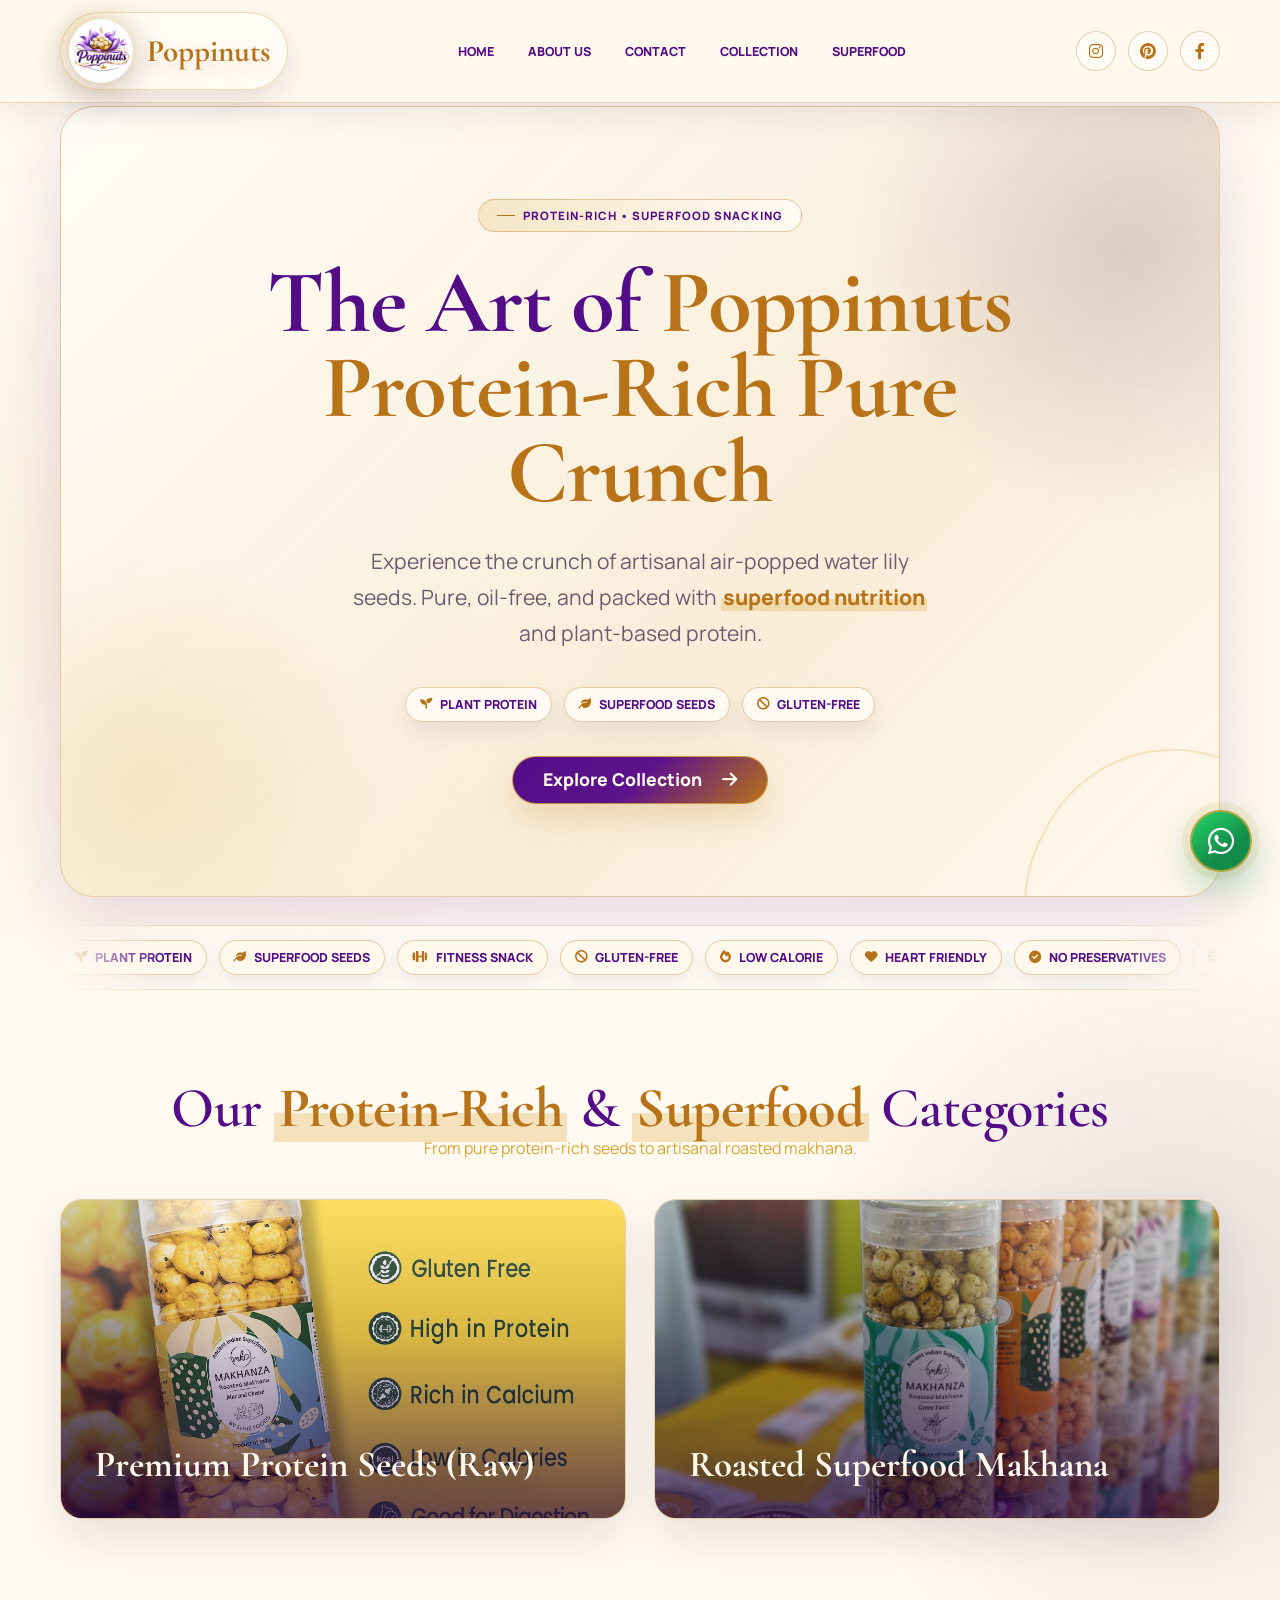
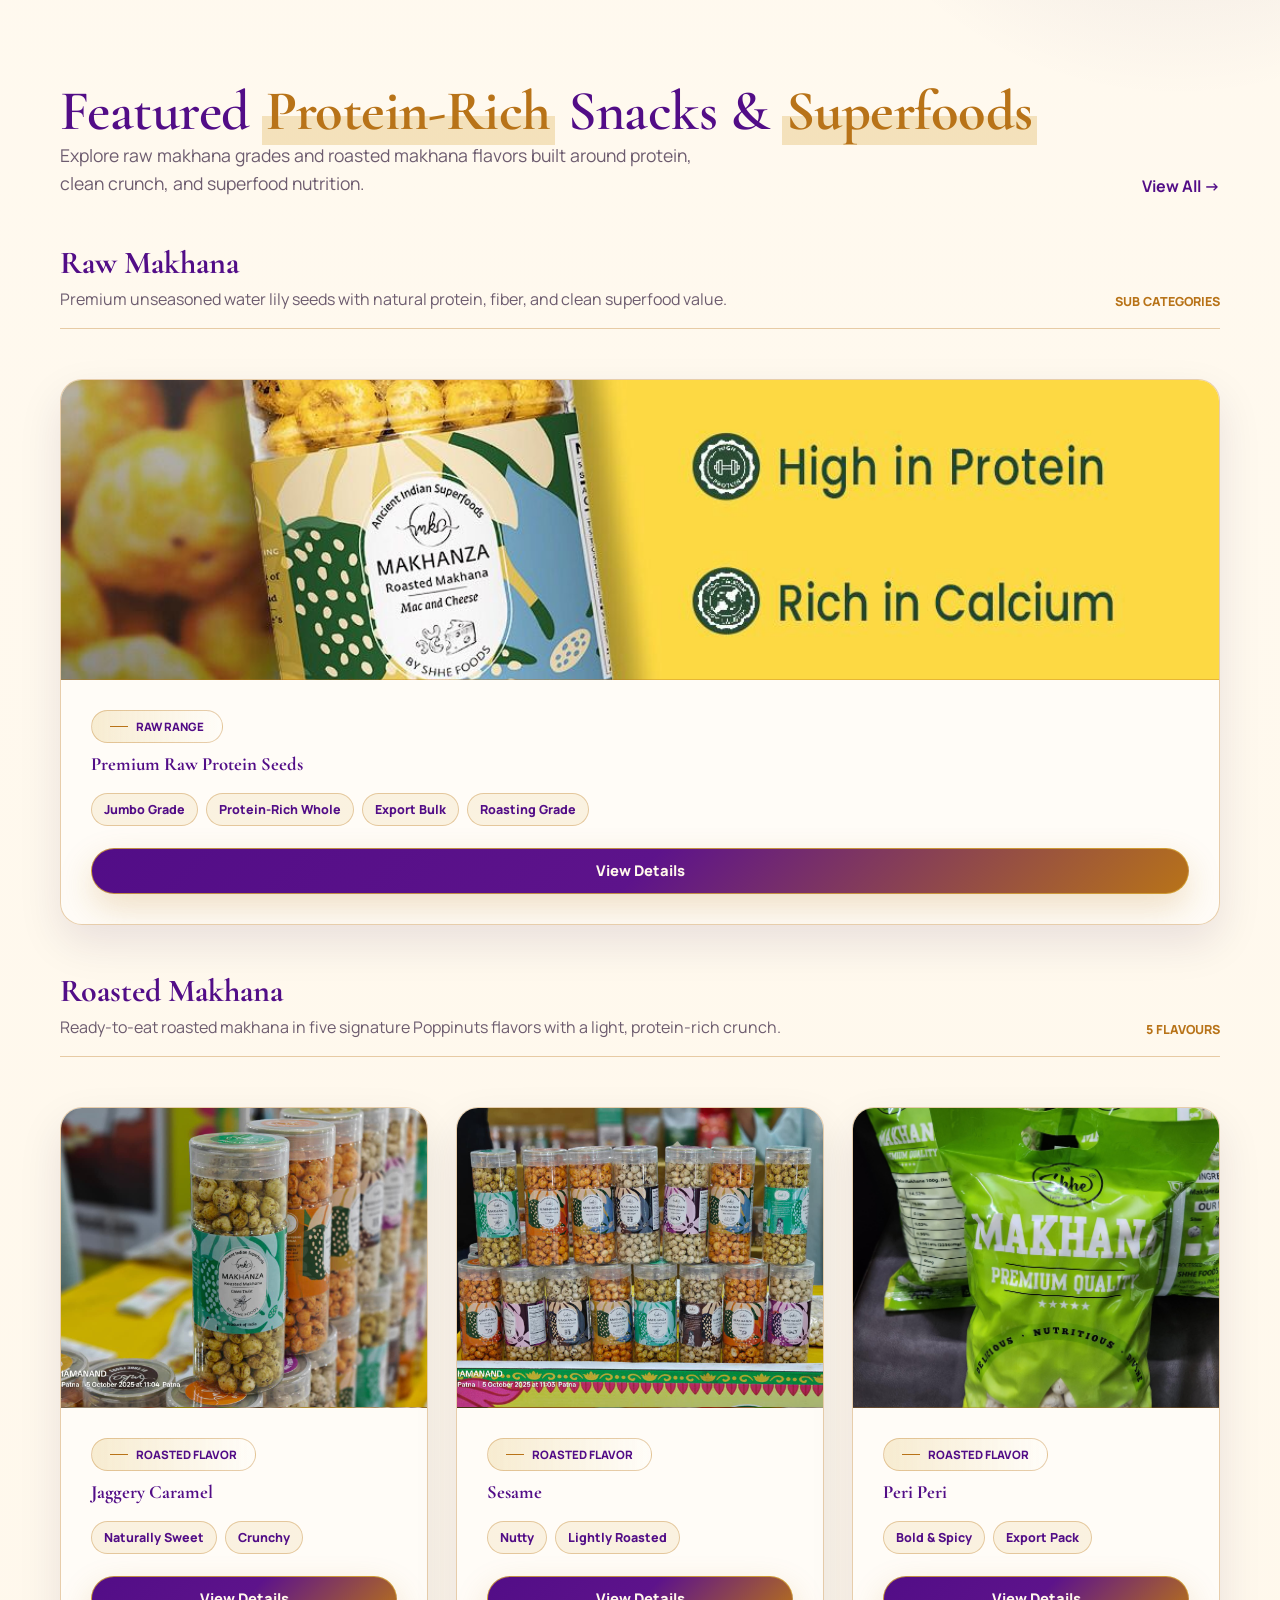
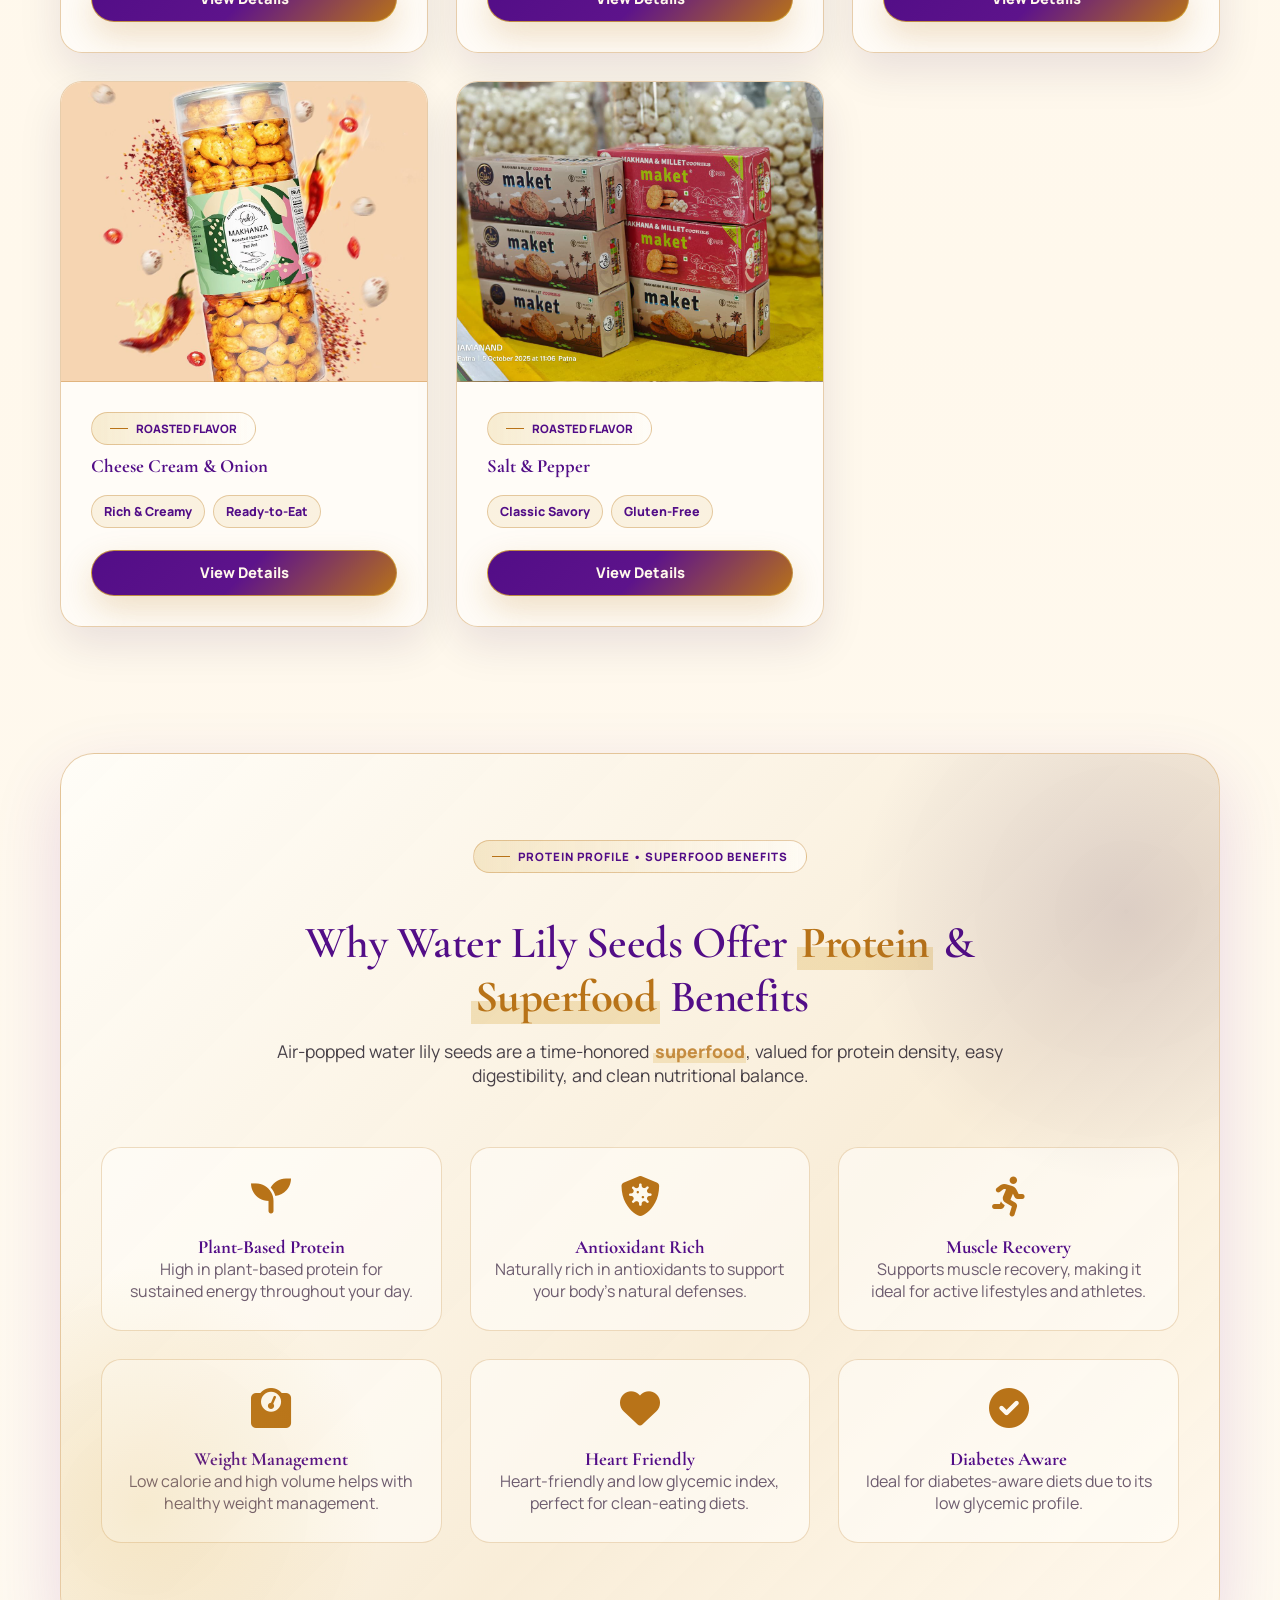
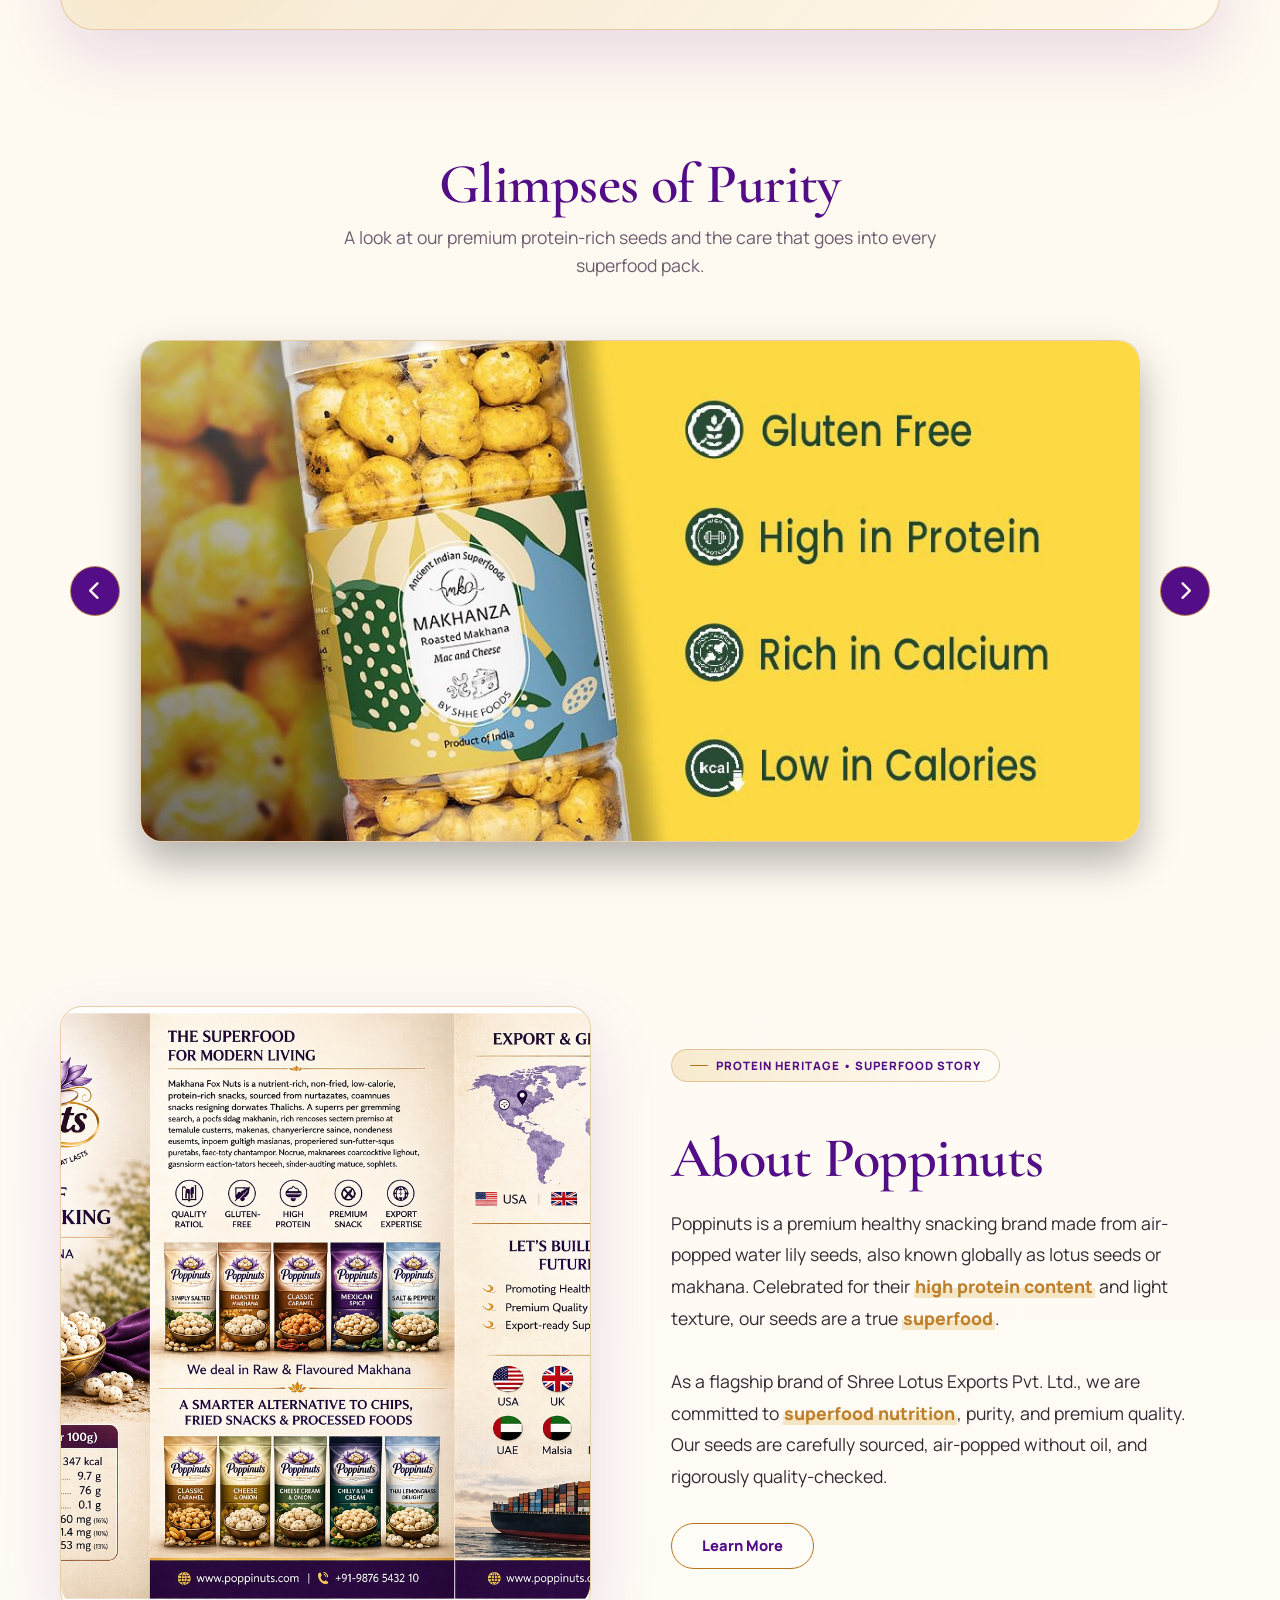
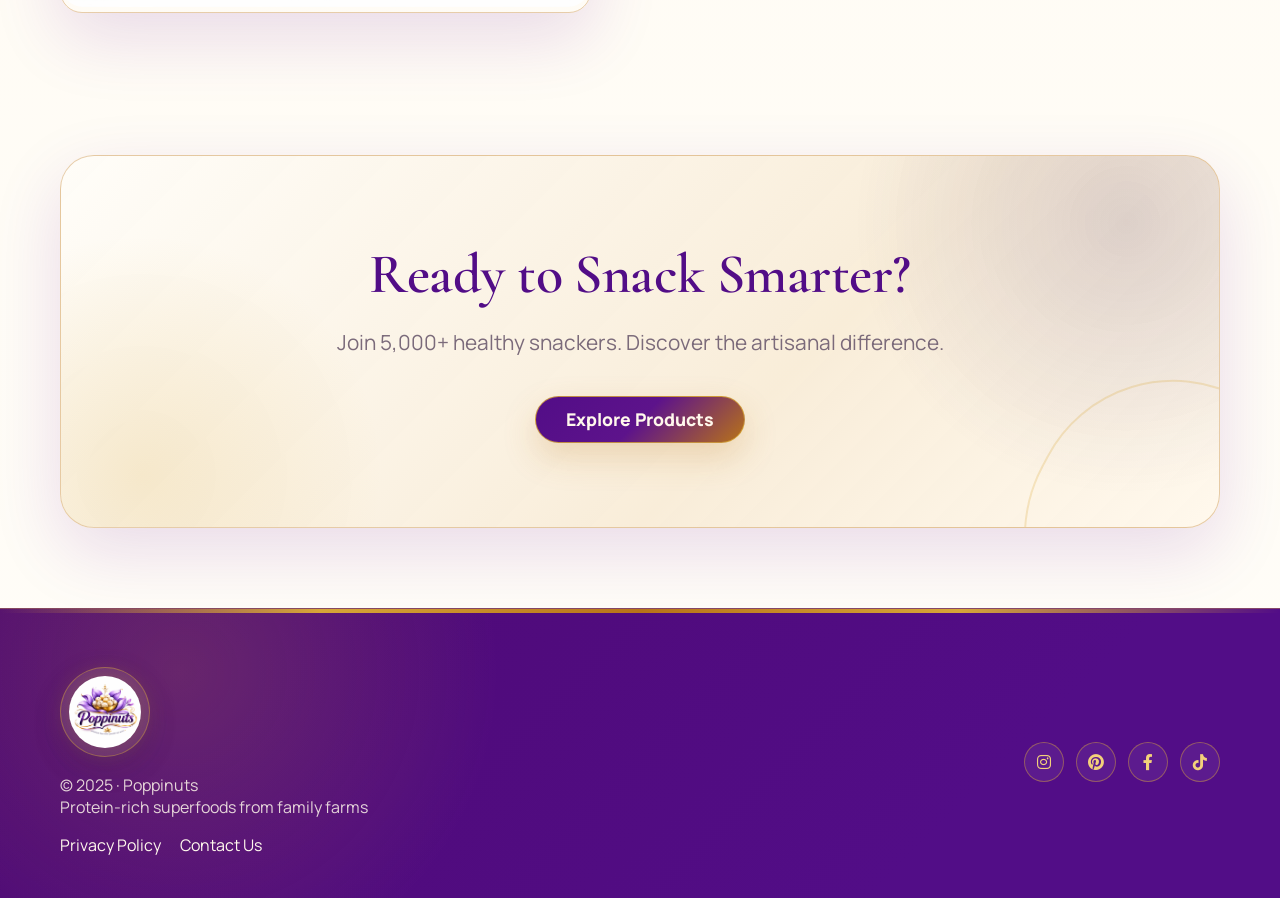
<file: index.html>
<!doctype html>
<html lang="en">
  <head>
    <meta charset="UTF-8" />
    <meta
      name="viewport"
      content="width=device-width, initial-scale=1.0, viewport-fit=cover, user-scalable=yes"
    />
    <title>Poppinuts | Premium Makhana Superfood</title>
    <!-- Favicon -->
    <link rel="icon" type="image/png" href="assets/logo/makana logo.png" />
    <!-- Google Fonts -->
    <link
      href="https://fonts.googleapis.com/css2?family=Cormorant+Garamond:wght@500;600;700;800&family=Manrope:wght@400;500;600;700;800&display=swap"
      rel="stylesheet"
    />
    <!-- Font Awesome -->
    <link
      rel="stylesheet"
      href="https://cdnjs.cloudflare.com/ajax/libs/font-awesome/6.0.0-beta3/css/all.min.css"
    />
    <!-- Global Style -->
    <link rel="stylesheet" href="style.css" />
    <script src="theme.js"></script>
    
    <style>
      /* Page Specific Styles for Index */
      h1 {
        font-size: 4.2rem;
        line-height: 1.2;
        font-weight: 700;
        color: var(--dark);
        margin-bottom: 1.2rem;
        letter-spacing: -0.01em;
      }

      h1 span {
        color: var(--primary);
      }

      h2 {
        font-size: 2.8rem;
        font-weight: 600;
        color: var(--dark);
        letter-spacing: -0.01em;
      }

      .section-subhead {
        font-size: 1.1rem;
        color: var(--accent);
        max-width: 650px;
        font-weight: 400;
        line-height: 1.6;
      }

      /* Hero - Modernized */
      .hero {
        position: relative;
        min-height: 90vh;
        display: flex;
        align-items: center;
        justify-content: center;
        text-align: center;
        padding: 100px 0;
        background-color: var(--surface);
        border-radius: 48px;
        margin: 20px 0;
        overflow: hidden;
      }

      .hero-content {
        max-width: 850px;
        z-index: 1;
      }

      .hero-badge {
        display: inline-block;
        padding: 6px 18px;
        background: var(--secondary);
        font-size: 0.75rem;
        font-weight: 600;
        letter-spacing: 1px;
        color: var(--primary);
        margin-bottom: 28px;
        text-transform: uppercase;
      }

      .hero-description {
        font-size: 1.25rem;
        color: var(--dark);
        margin: 28px auto 36px;
        max-width: 600px;
        line-height: 1.7;
      }

      /* Categories Section */
      .categories {
        padding: 80px 0;
      }

      .category-grid {
        display: grid;
        grid-template-columns: repeat(2, 1fr);
        gap: 24px;
        margin-top: 40px;
      }

      .category-tile {
        position: relative;
        height: 300px;
        border-radius: 24px;
        overflow: hidden;
        text-decoration: none;
        display: flex;
        align-items: flex-end;
        padding: 30px;
        transition: transform 0.3s ease;
      }

      .category-tile:hover {
        transform: scale(1.02);
      }

      .category-tile img {
        position: absolute;
        top: 0;
        left: 0;
        width: 100%;
        height: 100%;
        object-fit: cover;
        z-index: -1;
        transition: transform 0.5s ease;
      }

      .category-tile:hover img {
        transform: scale(1.1);
      }

      .category-tile::after {
        content: '';
        position: absolute;
        top: 0;
        left: 0;
        width: 100%;
        height: 100%;
        background: linear-gradient(to top, rgba(26, 11, 46, 0.7), transparent);
      }

      .category-tile h3 {
        color: white;
        z-index: 1;
        font-size: 1.5rem;
      }

      /* Product grid */
      .product-showcase {
        padding: 90px 0;
      }

      .product-grid {
        display: grid;
        grid-template-columns: repeat(auto-fit, minmax(280px, 1fr));
        gap: 30px;
        margin-top: 50px;
      }

      .product-category-block {
        margin-top: 46px;
      }

      .product-category-head {
        display: flex;
        align-items: flex-end;
        justify-content: space-between;
        gap: 24px;
        padding-bottom: 18px;
        border-bottom: 1px solid var(--border);
      }

      .product-category-head h3 {
        font-size: 2rem;
        color: var(--primary);
      }

      .product-category-head p {
        color: var(--text-muted);
        margin-top: 6px;
      }

      .product-category-note {
        color: var(--secondary);
        font-weight: 800;
        text-transform: uppercase;
        font-size: 0.78rem;
      }

      .product-item {
        background: var(--surface);
        border-radius: 24px;
        overflow: hidden;
        transition: all 0.4s ease;
        border: 1px solid rgba(255,255,255,0.05);
      }

      .product-item:hover {
        transform: translateY(-8px);
        box-shadow: 0 20px 40px rgba(0, 0, 0, 0.4);
      }

      .product-image {
        height: 300px;
        background-size: cover;
        background-position: center;
        position: relative;
      }

      .product-raw-img { background-image: url("assets/products/WhatsApp Image 2026-04-24 at 1.31.23 PM.jpeg"); }
      .product-roasted-img { background-image: url("assets/products/WhatsApp Image 2026-04-24 at 1.31.24 PM.jpeg"); }
      .product-jaggery-img { background-image: url("assets/products/WhatsApp Image 2026-04-24 at 1.31.24 PM (1).jpeg"); }
      .product-sesame-img { background-image: url("assets/products/WhatsApp Image 2026-04-24 at 1.31.24 PM (2).jpeg"); }
      .product-peri-peri-img { background-image: url("assets/products/WhatsApp Image 2026-04-24 at 1.31.26 PM.jpeg"); }
      .product-cheese-img { background-image: url("assets/products/WhatsApp Image 2026-04-24 at 1.31.27 PM.jpeg"); }
      .product-salt-pepper-img { background-image: url("assets/products/WhatsApp Image 2026-04-24 at 1.31.29 PM.jpeg"); }

      .product-info {
        padding: 24px;
      }

      .product-meta {
        display: flex;
        flex-wrap: wrap;
        gap: 8px;
        margin: 18px 0 22px;
      }

      .product-meta span {
        display: inline-flex;
        align-items: center;
        border: 1px solid var(--border);
        border-radius: 999px;
        background: rgba(215, 166, 56, 0.12);
        color: var(--primary);
        padding: 7px 12px;
        font-size: 0.78rem;
        font-weight: 800;
      }

      /* Benefits */
      .benefits {
        background: var(--secondary);
        padding: 100px 0;
        border-radius: 48px;
        margin: 60px 0;
      }

      .benefits-grid {
        display: grid;
        grid-template-columns: repeat(auto-fit, minmax(250px, 1fr));
        gap: 40px;
        margin-top: 60px;
      }

      .benefit-item {
        text-align: center;
      }

      .benefit-item i {
        font-size: 2.5rem;
        color: var(--primary);
        margin-bottom: 20px;
      }

      /* Story */
      .story-section {
        display: flex;
        align-items: center;
        gap: 60px;
        padding: 100px 0;
      }

      /* Gallery Slider Section */
      .gallery-slider-section {
        padding: 100px 0;
        overflow: hidden;
      }

      .slider-container {
        position: relative;
        max-width: 1000px;
        margin: 0 auto;
      }

      .slider-wrapper {
        overflow: hidden;
        border-radius: 32px;
        box-shadow: 0 20px 40px rgba(0,0,0,0.3);
      }

      .slider-track {
        display: flex;
        transition: transform 0.5s ease-in-out;
      }

      .slider-slide {
        min-width: 100%;
        height: 500px;
      }

      .slider-slide img {
        width: 100%;
        height: 100%;
        object-fit: cover;
      }

      .slider-btn {
        position: absolute;
        top: 50%;
        transform: translateY(-50%);
        background: rgba(255, 255, 255, 0.1);
        backdrop-filter: blur(5px);
        color: white;
        border: 1px solid rgba(255,255,255,0.2);
        width: 50px;
        height: 50px;
        border-radius: 50%;
        cursor: pointer;
        z-index: 10;
        transition: all 0.3s ease;
        display: flex;
        align-items: center;
        justify-content: center;
        font-size: 1.2rem;
      }

      .slider-btn:hover {
        background: var(--primary);
        border-color: var(--primary);
        transform: translateY(-50%) scale(1.1);
      }

      .slider-btn-prev { left: -70px; }
      .slider-btn-next { right: -70px; }

      @media (max-width: 1200px) {
        .slider-btn-prev { left: 10px; }
        .slider-btn-next { right: 10px; }
      }

      @media (max-width: 768px) {
        .slider-slide { height: 350px; }
        .gallery-slider-section { padding: 60px 0; }
        .slider-btn { width: 40px; height: 40px; font-size: 1rem; }
      }

      .story-image {
        flex: 1;
        border-radius: 32px;
        overflow: hidden;
      }

      .story-image img {
        width: 100%;
        height: 600px;
        object-fit: cover;
      }

      .story-content {
        flex: 1;
      }

      /* CTA block */
      .cta-block {
        background: var(--primary);
        padding: 100px 60px;
        text-align: center;
        border-radius: 48px;
        margin: 60px 0 80px;
      }

      .cta-block h2 {
        color: white;
        font-size: 3.5rem;
      }

      .cta-block .btn {
        background: white;
        color: var(--primary);
        margin-top: 40px;
        padding: 20px 50px;
        font-size: 1.1rem;
      }

      @media (max-width: 1024px) {
        h1 { font-size: 3.5rem; }
        .category-grid { grid-template-columns: repeat(2, 1fr); }
        .story-section { flex-direction: column; }
      }

      @media (max-width: 768px) {
        h1 { font-size: 2.8rem; }
        h2 { font-size: 2.2rem; }
        .hero { padding: 60px 20px; border-radius: 24px; }
        .category-grid { grid-template-columns: 1fr; }
        .cta-block { padding: 60px 24px; }
        .cta-block h2 { font-size: 2.5rem; }
      }
    </style>
  </head>
  <body>
    <!-- Main Header -->
    <header class="main-header">
      <div class="container">
        <a href="index.html" class="logo">
          <img src="assets/logo/makana logo.png" alt="Poppinuts Logo">
          <span class="logo-text">Poppinuts</span>
        </a>

        <ul class="nav-links">
          <li><a href="index.html#home">Home</a></li>
          <li><a href="about.html">About Us</a></li>
          <li><a href="contact.html">Contact</a></li>
          <li><a href="products.html">Collection</a></li>
          <li><a href="index.html#nutrition">Superfood</a></li>
        </ul>

        <div class="header-socials">
          <a href="#" aria-label="Instagram"><i class="fab fa-instagram"></i></a>
          <a href="#" aria-label="Pinterest"><i class="fab fa-pinterest"></i></a>
          <a href="#" aria-label="Facebook"><i class="fab fa-facebook-f"></i></a>
        </div>

        <button class="menu-toggle" id="menuToggle" aria-label="Toggle Menu" aria-expanded="false">
          <i class="fas fa-bars"></i>
        </button>
      </div>
    </header>

    <!-- Mobile Sidebar -->
    <aside class="sidebar" id="sidebar">
      <ul class="nav-links">
        <li><a href="index.html#home">Home</a></li>
        <li><a href="about.html">About Us</a></li>
        <li><a href="contact.html">Contact</a></li>
        <li><a href="products.html">Collection</a></li>
        <li><a href="index.html#nutrition">Superfood</a></li>
      </ul>
      
      <div class="sidebar-footer">
        <div class="social-icons" style="display: flex; gap: 20px;">
          <a href="#" aria-label="Instagram"><i class="fab fa-instagram"></i></a>
          <a href="#" aria-label="Pinterest"><i class="fab fa-pinterest"></i></a>
          <a href="#" aria-label="Facebook"><i class="fab fa-facebook-f"></i></a>
        </div>
      </div>
    </aside>

    <main class="main-content">
      <!-- 1. HERO -->
      <div class="container" id="home">
        <div class="hero">
          <div class="hero-content">
            <div class="hero-badge">Protein-Rich • Superfood Snacking</div>
            <h1>
              The Art of <span class="business-name">Poppinuts</span><br /><span>Protein-Rich Pure Crunch</span>
            </h1>
            <p class="hero-description">
              Experience the crunch of artisanal air-popped water lily seeds. 
              Pure, oil-free, and packed with <span class="nutri-highlight">superfood nutrition</span> and plant-based protein.
            </p>
            <div class="nutri-proof-row" aria-label="Nutrition highlights">
              <span class="nutri-pill"><i class="fas fa-seedling"></i> Plant Protein</span>
              <span class="nutri-pill"><i class="fas fa-leaf"></i> Superfood Seeds</span>
              <span class="nutri-pill"><i class="fas fa-ban"></i> Gluten-Free</span>
            </div>
            <a href="#products" class="btn" style="padding: 20px 45px; font-size: 1.1rem;">
              Explore Collection <i class="fas fa-arrow-right" style="margin-left: 10px;"></i>
            </a>
          </div>
        </div>

        <div class="tag-marquee" aria-label="Poppinuts nutrition highlights">
          <div class="tag-marquee-track">
            <span class="nutri-pill"><i class="fas fa-seedling"></i> Plant Protein</span>
            <span class="nutri-pill"><i class="fas fa-leaf"></i> Superfood Seeds</span>
            <span class="nutri-pill"><i class="fas fa-dumbbell"></i> Fitness Snack</span>
            <span class="nutri-pill"><i class="fas fa-ban"></i> Gluten-Free</span>
            <span class="nutri-pill"><i class="fas fa-fire"></i> Low Calorie</span>
            <span class="nutri-pill"><i class="fas fa-heart"></i> Heart Friendly</span>
            <span class="nutri-pill"><i class="fas fa-check-circle"></i> No Preservatives</span>
            <span class="nutri-pill"><i class="fas fa-globe"></i> Export Quality</span>
            <span class="nutri-pill"><i class="fas fa-seedling"></i> Plant Protein</span>
            <span class="nutri-pill"><i class="fas fa-leaf"></i> Superfood Seeds</span>
            <span class="nutri-pill"><i class="fas fa-dumbbell"></i> Fitness Snack</span>
            <span class="nutri-pill"><i class="fas fa-ban"></i> Gluten-Free</span>
            <span class="nutri-pill"><i class="fas fa-fire"></i> Low Calorie</span>
            <span class="nutri-pill"><i class="fas fa-heart"></i> Heart Friendly</span>
            <span class="nutri-pill"><i class="fas fa-check-circle"></i> No Preservatives</span>
            <span class="nutri-pill"><i class="fas fa-globe"></i> Export Quality</span>
          </div>
        </div>
      </div>

      <!-- 2. CATEGORIES -->
      <div class="container">
        <div class="categories">
          <h2 style="text-align: center;">Our <span class="nutri-highlight">Protein-Rich</span> & <span class="nutri-highlight">Superfood</span> Categories</h2>
          <p style="text-align: center; color: var(--accent); margin-bottom: 40px;">From pure protein-rich seeds to artisanal roasted makhana.</p>
          <div class="category-grid">
            <a href="products.html" class="category-tile">
              <img src="assets/products/WhatsApp Image 2026-04-24 at 1.31.23 PM.jpeg" alt="Raw">
            <h3>Premium Protein Seeds (Raw)</h3>
            </a>
            <a href="products.html" class="category-tile">
              <img src="assets/products/WhatsApp Image 2026-04-24 at 1.31.24 PM (1).jpeg" alt="Roasted">
            <h3>Roasted Superfood Makhana</h3>
            </a>
          </div>
        </div>
      </div>

      <!-- 3. PRODUCT GRID -->
      <div class="container" id="products">
        <div class="product-showcase">
          <div style="display: flex; justify-content: space-between; align-items: flex-end; margin-bottom: 40px;">
            <div>
              <h2>Featured <span class="nutri-highlight">Protein-Rich</span> Snacks & <span class="nutri-highlight">Superfoods</span></h2>
              <p class="section-subhead">Explore raw makhana grades and roasted makhana flavors built around protein, clean crunch, and superfood nutrition.</p>
            </div>
            <a href="products.html" style="color: var(--primary); font-weight: 700; text-decoration: none;">View All →</a>
          </div>
          
          <div class="product-category-block">
            <div class="product-category-head">
              <div>
                <h3>Raw Makhana</h3>
                <p>Premium unseasoned water lily seeds with natural protein, fiber, and clean superfood value.</p>
              </div>
              <span class="product-category-note">Sub Categories</span>
            </div>

            <div class="product-grid">
              <div class="product-item">
                <div class="product-image product-raw-img"></div>
                <div class="product-info">
                  <div class="product-tag">Raw Range</div>
                  <h3 style="margin: 10px 0;">Premium Raw Protein Seeds</h3>
                  <div class="product-meta" aria-label="Raw makhana subcategories">
                    <span>Jumbo Grade</span>
                    <span>Protein-Rich Whole</span>
                    <span>Export Bulk</span>
                    <span>Roasting Grade</span>
                  </div>
                  <a href="products.html" class="btn" style="width: 100%; border-radius: 12px; padding: 12px; text-decoration: none;">View Details</a>
                </div>
              </div>
            </div>
          </div>

          <div class="product-category-block">
            <div class="product-category-head">
              <div>
                <h3>Roasted Makhana</h3>
                <p>Ready-to-eat roasted makhana in five signature Poppinuts flavors with a light, protein-rich crunch.</p>
              </div>
              <span class="product-category-note">5 Flavours</span>
            </div>

            <div class="product-grid">
              <!-- Roasted Flavor 1 -->
              <div class="product-item">
                <div class="product-image product-jaggery-img"></div>
                <div class="product-info">
                  <div class="product-tag">Roasted Flavor</div>
                  <h3 style="margin: 10px 0;">Jaggery Caramel</h3>
                  <div class="product-meta" aria-label="Jaggery caramel attributes">
                    <span>Naturally Sweet</span>
                    <span>Crunchy</span>
                  </div>
                  <a href="products.html" class="btn" style="width: 100%; border-radius: 12px; padding: 12px; text-decoration: none;">View Details</a>
                </div>
              </div>

              <!-- Roasted Flavor 2 -->
              <div class="product-item">
                <div class="product-image product-sesame-img"></div>
                <div class="product-info">
                  <div class="product-tag">Roasted Flavor</div>
                  <h3 style="margin: 10px 0;">Sesame</h3>
                  <div class="product-meta" aria-label="Sesame attributes">
                    <span>Nutty</span>
                    <span>Lightly Roasted</span>
                  </div>
                  <a href="products.html" class="btn" style="width: 100%; border-radius: 12px; padding: 12px; text-decoration: none;">View Details</a>
                </div>
              </div>

              <!-- Roasted Flavor 3 -->
              <div class="product-item">
                <div class="product-image product-peri-peri-img"></div>
                <div class="product-info">
                  <div class="product-tag">Roasted Flavor</div>
                  <h3 style="margin: 10px 0;">Peri Peri</h3>
                  <div class="product-meta" aria-label="Peri peri attributes">
                    <span>Bold & Spicy</span>
                    <span>Export Pack</span>
                  </div>
                  <a href="products.html" class="btn" style="width: 100%; border-radius: 12px; padding: 12px; text-decoration: none;">View Details</a>
                </div>
              </div>

              <!-- Roasted Flavor 4 -->
              <div class="product-item">
                <div class="product-image product-cheese-img"></div>
                <div class="product-info">
                  <div class="product-tag">Roasted Flavor</div>
                  <h3 style="margin: 10px 0;">Cheese Cream & Onion</h3>
                  <div class="product-meta" aria-label="Cheese cream and onion attributes">
                    <span>Rich & Creamy</span>
                    <span>Ready-to-Eat</span>
                  </div>
                  <a href="products.html" class="btn" style="width: 100%; border-radius: 12px; padding: 12px; text-decoration: none;">View Details</a>
                </div>
              </div>

              <!-- Roasted Flavor 5 -->
              <div class="product-item">
                <div class="product-image product-salt-pepper-img"></div>
                <div class="product-info">
                  <div class="product-tag">Roasted Flavor</div>
                  <h3 style="margin: 10px 0;">Salt & Pepper</h3>
                  <div class="product-meta" aria-label="Salt and pepper attributes">
                    <span>Classic Savory</span>
                    <span>Gluten-Free</span>
                  </div>
                  <a href="products.html" class="btn" style="width: 100%; border-radius: 12px; padding: 12px; text-decoration: none;">View Details</a>
                </div>
              </div>
            </div>
          </div>
        </div>
      </div>

      <!-- 4. BENEFITS / SUPERFOOD -->
      <div class="container" id="nutrition">
        <div class="benefits">
          <div style="text-align: center; max-width: 800px; margin: 0 auto;">
            <div class="hero-badge">Protein Profile • Superfood Benefits</div>
            <h2 style="color: var(--dark); margin-top: 15px;">Why Water Lily Seeds Offer <span class="nutri-highlight">Protein</span> & <span class="nutri-highlight">Superfood</span> Benefits</h2>
            <p style="color: var(--dark); opacity: 0.8; margin-top: 15px; font-size: 1.1rem;">
              Air-popped water lily seeds are a time-honored <span class="nutri-highlight">superfood</span>, valued for protein density, easy digestibility, and clean nutritional balance.
            </p>
          </div>
          <div class="benefits-grid">
            <div class="benefit-item">
              <i class="fas fa-seedling"></i>
              <h3>Plant-Based Protein</h3>
              <p>High in plant-based protein for sustained energy throughout your day.</p>
            </div>
            <div class="benefit-item">
              <i class="fas fa-shield-virus"></i>
              <h3>Antioxidant Rich</h3>
              <p>Naturally rich in antioxidants to support your body's natural defenses.</p>
            </div>
            <div class="benefit-item">
              <i class="fas fa-running"></i>
              <h3>Muscle Recovery</h3>
              <p>Supports muscle recovery, making it ideal for active lifestyles and athletes.</p>
            </div>
            <div class="benefit-item">
              <i class="fas fa-weight"></i>
              <h3>Weight Management</h3>
              <p>Low calorie and high volume helps with healthy weight management.</p>
            </div>
            <div class="benefit-item">
              <i class="fas fa-heart"></i>
              <h3>Heart Friendly</h3>
              <p>Heart-friendly and low glycemic index, perfect for clean-eating diets.</p>
            </div>
            <div class="benefit-item">
              <i class="fas fa-check-circle"></i>
              <h3>Diabetes Aware</h3>
              <p>Ideal for diabetes-aware diets due to its low glycemic profile.</p>
            </div>
          </div>
        </div>
      </div>

      <!-- Gallery Slider Section -->
      <div class="container">
        <section class="gallery-slider-section">
          <div style="text-align: center; margin-bottom: 60px;">
            <h2 style="margin-bottom: 10px;">Glimpses of Purity</h2>
            <p class="section-subhead" style="margin: 0 auto;">A look at our premium protein-rich seeds and the care that goes into every superfood pack.</p>
          </div>
          
          <div class="slider-container">
            <button class="slider-btn slider-btn-prev" id="prevBtn"><i class="fas fa-chevron-left"></i></button>
            <button class="slider-btn slider-btn-next" id="nextBtn"><i class="fas fa-chevron-right"></i></button>
            
            <div class="slider-wrapper">
              <div class="slider-track" id="sliderTrack">
                <div class="slider-slide">
                  <img src="assets/products/WhatsApp Image 2026-04-24 at 1.31.23 PM.jpeg" alt="Premium Raw Makhana">
                </div>
                <div class="slider-slide">
                  <img src="assets/brocer images/ChatGPT Image Apr 22, 2026, 11_04_01 AM.png" alt="Healthy Lifestyle">
                </div>
                <div class="slider-slide">
                  <img src="assets/products/WhatsApp Image 2026-04-24 at 1.31.24 PM (1).jpeg" alt="Roasted Makhana">
                </div>
                <div class="slider-slide">
                  <img src="assets/brocer images/ChatGPT Image Apr 22, 2026, 11_06_56 AM.png" alt="Natural Goodness">
                </div>
                <div class="slider-slide">
                  <img src="assets/products/WhatsApp Image 2026-04-24 at 1.31.24 PM.jpeg" alt="Artisanal Roasted">
                </div>
              </div>
            </div>
          </div>
        </section>
      </div>

      <!-- 5. STORY / TRUST -->
      <div class="container">
        <div class="story-section">
          <div class="story-image">
            <img src="assets/brocer images/ChatGPT Image Apr 22, 2026, 11_13_33 AM.png" alt="Makhana Heritage">
          </div>
          <div class="story-content">
            <div class="hero-badge" style="background: var(--accent); color: white;">Protein Heritage • Superfood Story</div>
            <h2 style="margin: 20px 0;">About Poppinuts</h2>
            <p style="font-size: 1.1rem; line-height: 1.8; color: var(--dark); opacity: 0.9;">
              Poppinuts is a premium healthy snacking brand made from air-popped water lily seeds, also known globally as lotus seeds or makhana. Celebrated for their <span class="nutri-highlight">high protein content</span> and light texture, our seeds are a true <span class="nutri-highlight">superfood</span>.
              <br><br>
              As a flagship brand of Shree Lotus Exports Pvt. Ltd., we are committed to <span class="nutri-highlight">superfood nutrition</span>, purity, and premium quality. Our seeds are carefully sourced, air-popped without oil, and rigorously quality-checked.
            </p>
            <a href="about.html" class="btn-outline" style="margin-top: 30px; padding: 15px 35px; border-radius: 12px;">Learn More</a>
          </div>
        </div>
      </div>

      <!-- 6. REPETITION / FINAL CTA -->
      <div class="container">
        <div class="cta-block">
          <h2>Ready to Snack Smarter?</h2>
          <p style="color: var(--light); font-size: 1.3rem; margin-top: 20px; opacity: 0.9;">
            Join 5,000+ healthy snackers. Discover the artisanal difference.
          </p>
          <a href="#products" class="btn">Explore Products</a>
        </div>
      </div>

      <footer class="container">
        <div>
          <a href="index.html" class="logo" style="display: inline-block; margin-bottom: 12px">
            <img src="assets/logo/makana logo.png" alt="Poppinuts Logo" style="height: 50px; width: auto; display: block;">
          </a>
          <p>
            © 2025 · <span class="business-name"></span><br />Protein-rich superfoods from family farms
          </p>
          <div style="margin-top: 16px;">
            <a href="privacy-policy.html" style="color: var(--dark); text-decoration: none; margin-right: 16px;">Privacy Policy</a>
            <a href="contact.html" style="color: var(--dark); text-decoration: none;">Contact Us</a>
          </div>
        </div>
        <div class="social-icons">
          <a href="#"><i class="fab fa-instagram"></i></a>
          <a href="#"><i class="fab fa-pinterest"></i></a>
          <a href="#"><i class="fab fa-facebook-f"></i></a>
          <a href="#"><i class="fab fa-tiktok"></i></a>
        </div>
      </footer>
    </main>

    <!-- WhatsApp Floating Button -->
    <a href="https://wa.me/918097010359" class="whatsapp-float" target="_blank" aria-label="Chat on WhatsApp">
      <i class="fab fa-whatsapp"></i>
    </a>

    <script>
      // Mobile Menu Toggle
      const menuToggle = document.getElementById('menuToggle');
      const sidebar = document.getElementById('sidebar');
      
      if (menuToggle && sidebar) {
        menuToggle.addEventListener('click', () => {
          sidebar.classList.toggle('active');
          menuToggle.setAttribute('aria-expanded', sidebar.classList.contains('active') ? 'true' : 'false');
          const icon = menuToggle.querySelector('i');
          if (sidebar.classList.contains('active')) {
            icon.classList.remove('fa-bars');
            icon.classList.add('fa-times');
          } else {
            icon.classList.remove('fa-times');
            icon.classList.add('fa-bars');
          }
        });
      }

      // Smooth Scroll
      document.addEventListener("click", function (e) {
        const anchor = e.target.closest('a');
        if (!anchor) return;
        const href = anchor.getAttribute("href");
        if (!href) return;
        if (href.startsWith("#") || href.startsWith("index.html#")) {
          const id = href.includes("#") ? href.split("#")[1] : null;
          if (!id) return;
          const target = document.getElementById(id);
          if (target) {
            e.preventDefault();
            
            // Close sidebar on mobile after clicking
            if (window.innerWidth <= 1024 && sidebar.classList.contains('active')) {
              sidebar.classList.remove('active');
              menuToggle.setAttribute('aria-expanded', 'false');
              menuToggle.querySelector('i').classList.remove('fa-times');
              menuToggle.querySelector('i').classList.add('fa-bars');
            }
            
            target.scrollIntoView({ behavior: "smooth", block: "start" });
          }
        }
      });

      // Gallery Slider Logic
      const sliderTrack = document.getElementById('sliderTrack');
      const prevBtn = document.getElementById('prevBtn');
      const nextBtn = document.getElementById('nextBtn');
      const slides = document.querySelectorAll('.slider-slide');
      let currentIndex = 0;
      const totalSlides = slides.length;

      function updateSlider() {
        if (sliderTrack) {
          sliderTrack.style.transform = `translateX(-${currentIndex * 100}%)`;
        }
      }

      if (nextBtn) {
        nextBtn.addEventListener('click', () => {
          currentIndex = (currentIndex + 1) % totalSlides;
          updateSlider();
          resetAutoSlide();
        });
      }

      if (prevBtn) {
        prevBtn.addEventListener('click', () => {
          currentIndex = (currentIndex - 1 + totalSlides) % totalSlides;
          updateSlider();
          resetAutoSlide();
        });
      }

      // Auto-slide feature
      let autoSlideInterval = setInterval(() => {
        currentIndex = (currentIndex + 1) % totalSlides;
        updateSlider();
      }, 5000);

      function resetAutoSlide() {
        clearInterval(autoSlideInterval);
        autoSlideInterval = setInterval(() => {
          currentIndex = (currentIndex + 1) % totalSlides;
          updateSlider();
        }, 5000);
      }
    </script>
  </body>
</html>
</file>
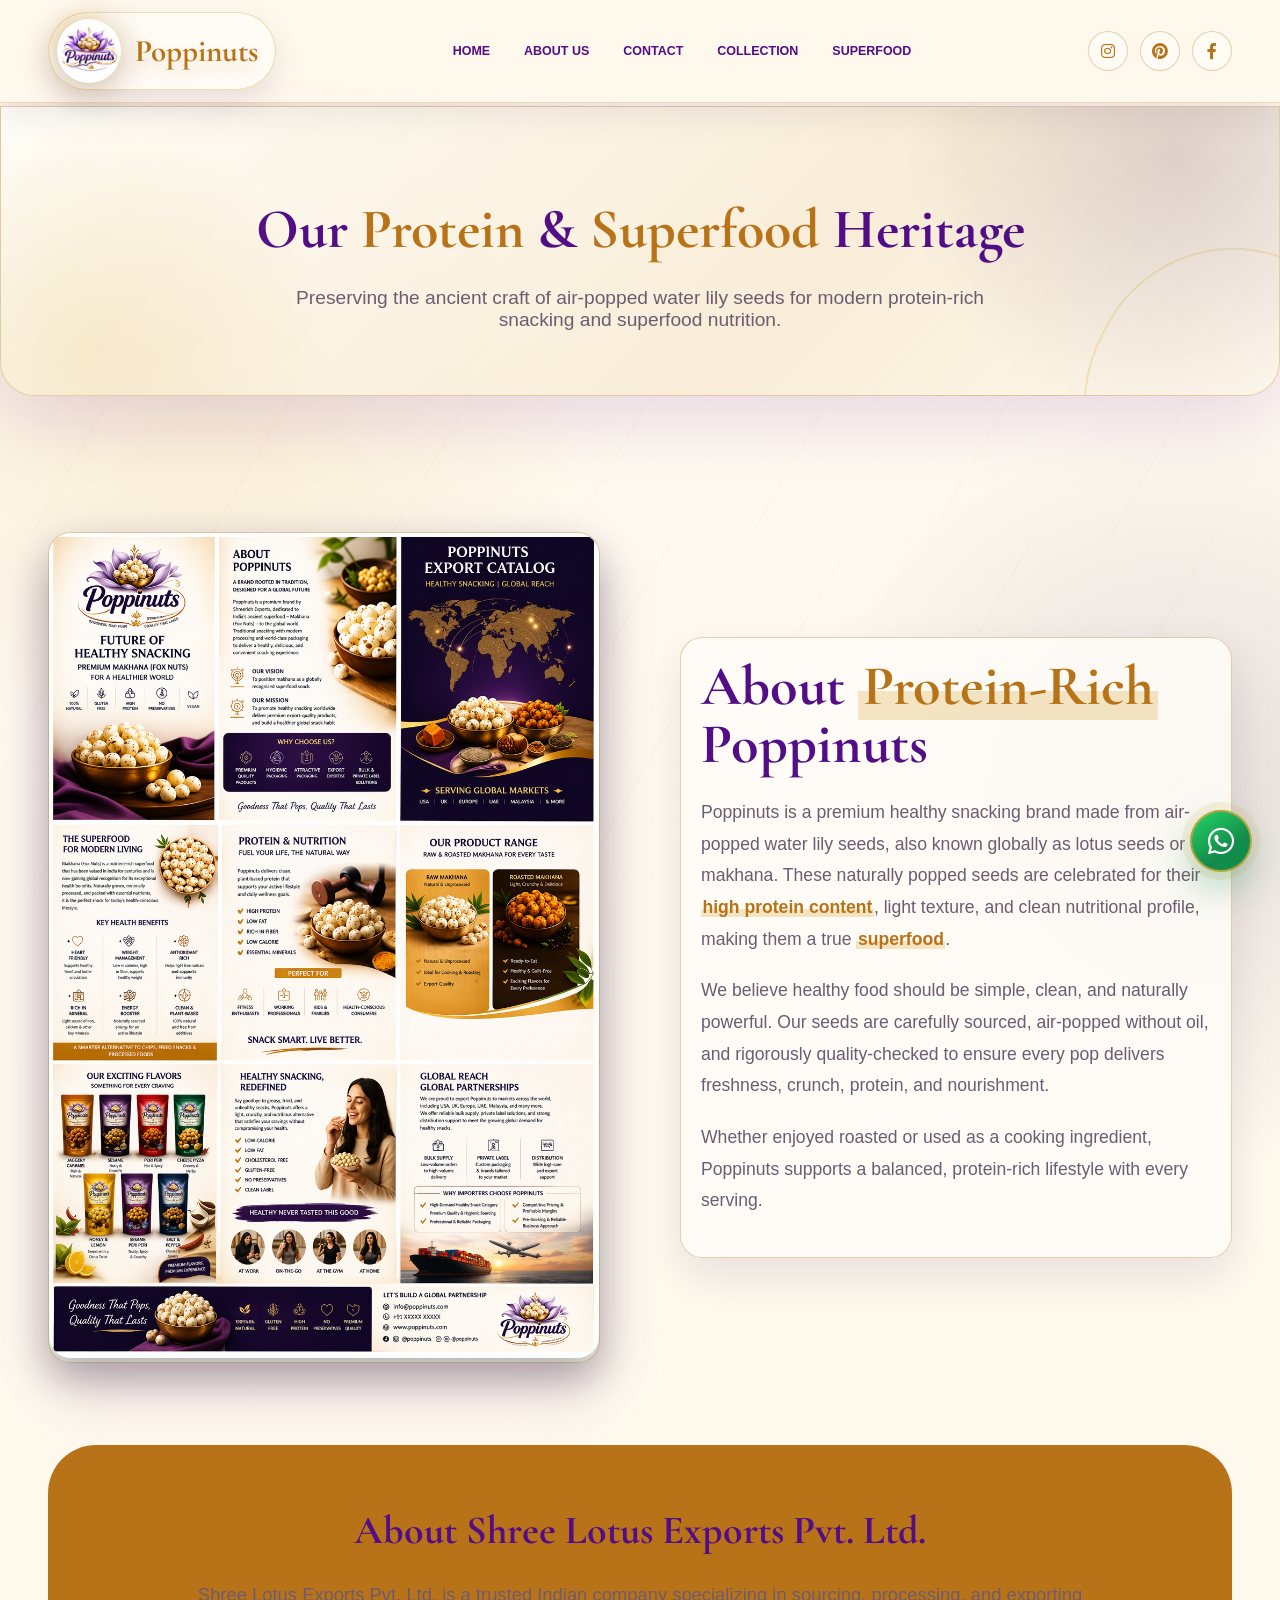
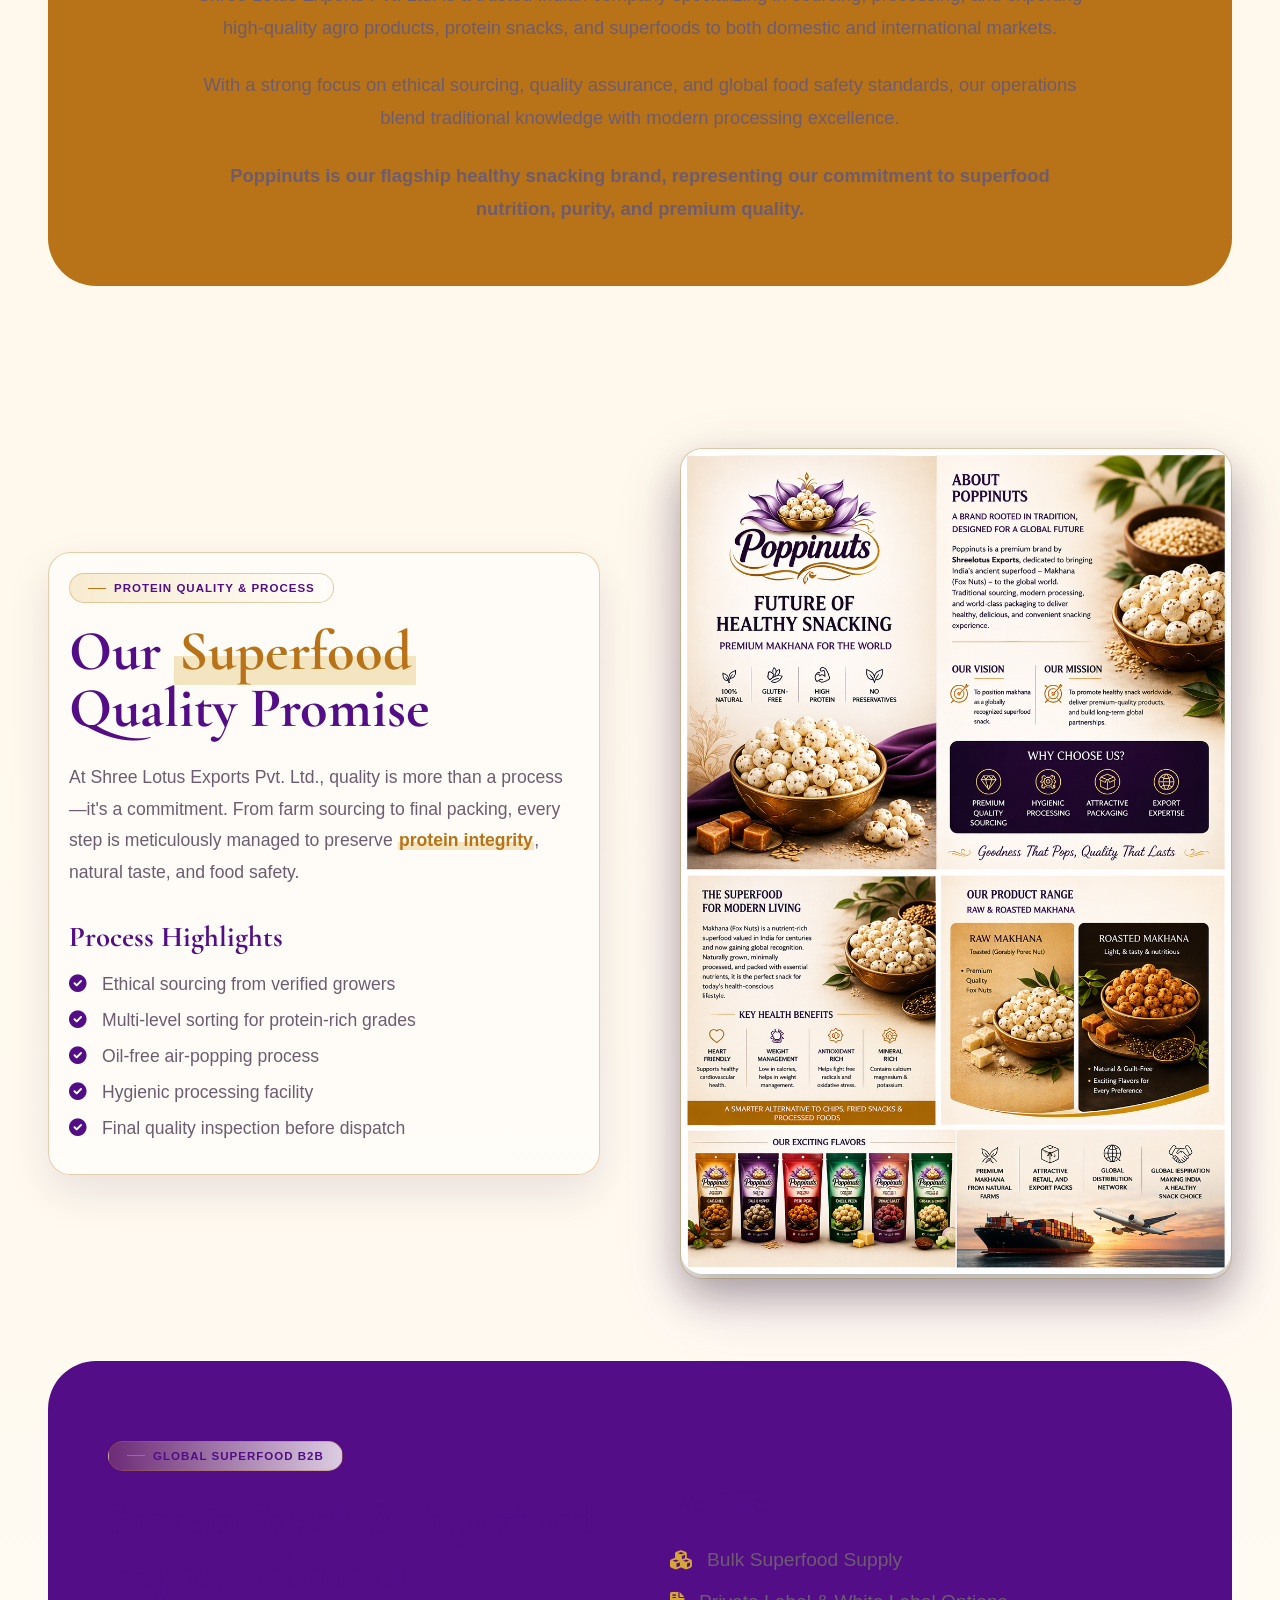
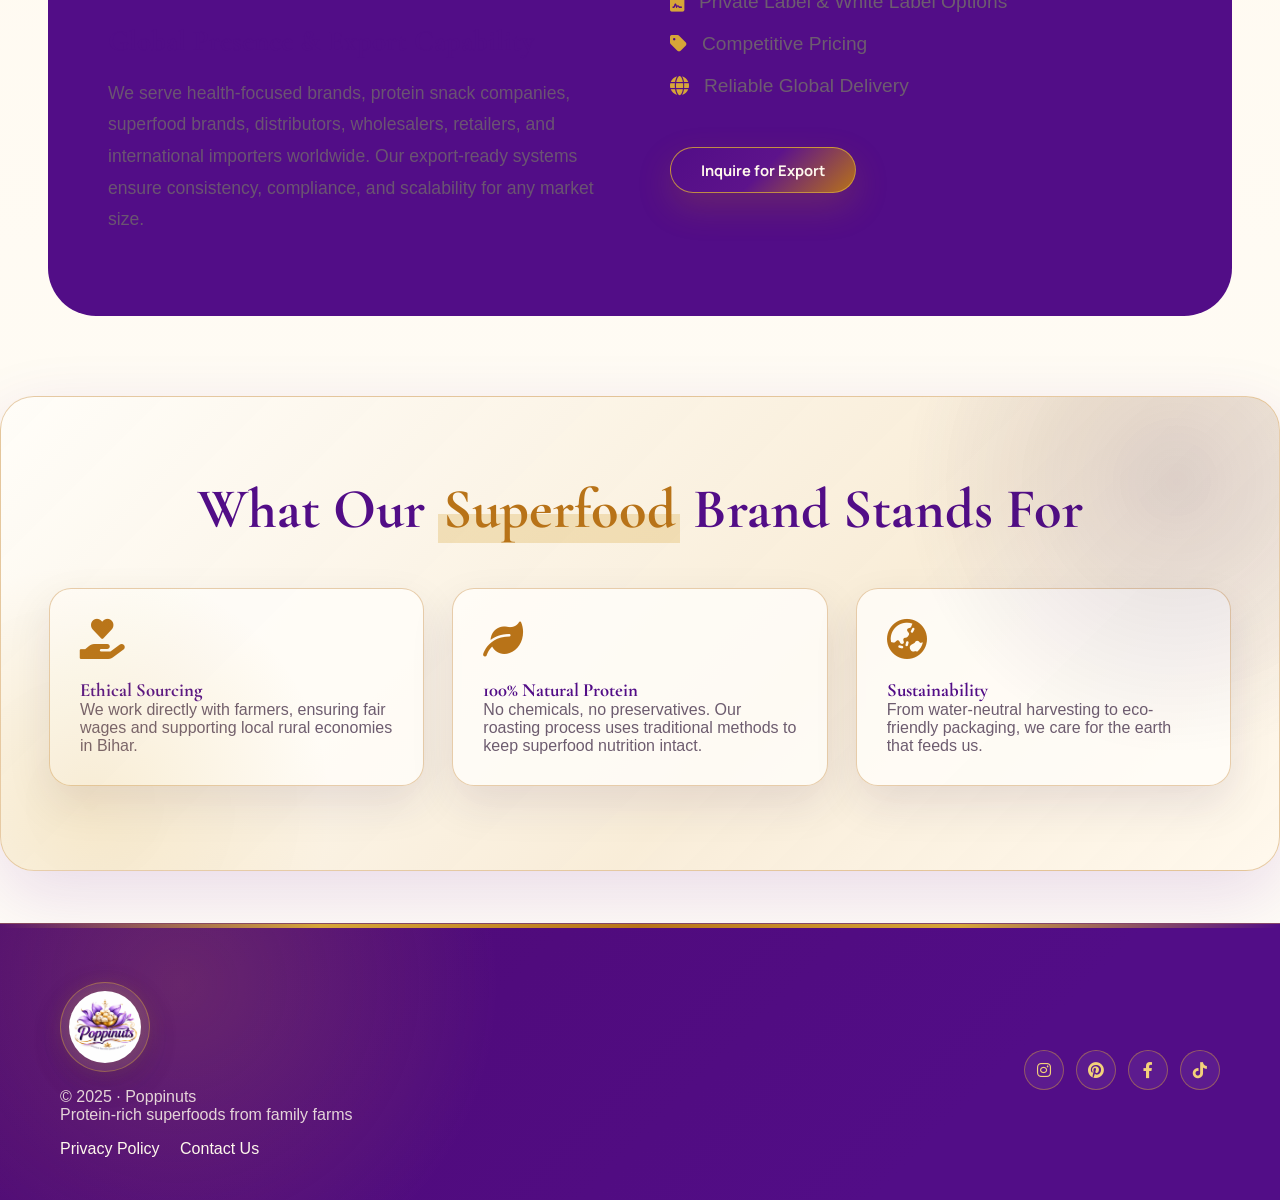
<file: about.html>
<!doctype html>
<html lang="en">
  <head>
    <meta charset="UTF-8" />
    <meta
      name="viewport"
      content="width=device-width, initial-scale=1.0, viewport-fit=cover, user-scalable=yes"
    />
    <title>About Us | Poppinuts</title>
    <!-- Favicon -->
    <link rel="icon" type="image/png" href="assets/logo/makana logo.png" />
    <!-- Google Fonts: Playfair Display + Montserrat -->
    <link
      href="https://fonts.googleapis.com/css2?family=Cormorant+Garamond:wght@500;600;700;800&family=Manrope:wght@400;500;600;700;800&display=swap"
      rel="stylesheet"
    />
    <!-- Font Awesome 6 -->
    <link
      rel="stylesheet"
      href="https://cdnjs.cloudflare.com/ajax/libs/font-awesome/6.0.0-beta3/css/all.min.css"
    />
    <!-- Global Style -->
    <link rel="stylesheet" href="style.css" />
    <script src="theme.js"></script>
    <style>
      /* Overriding local root with dark theme values */
      :root {
        --primary: #520d87;
        --secondary: #b87318;
        --accent: #d7a638;
        --dark: #1b1420;
        --light: #fff8ec;
        --surface: #fffdf8;
      }

      * {
        margin: 0;
        padding: 0;
        box-sizing: border-box;
      }

      body {
        font-family: "Montserrat", sans-serif;
        background-color: var(--light);
        color: var(--dark);
        scroll-behavior: smooth;
        overflow-x: hidden;
      }

      .container {
        max-width: 1280px;
        margin: 0 auto;
        padding: 0 48px;
        width: 100%;
      }

      h1, h2, h3, .logo {
        font-family: "Playfair Display", serif;
      }

      h1 {
        font-size: 3.5rem;
        color: var(--dark);
        margin-bottom: 1.5rem;
      }

      h1 span {
        color: var(--primary);
      }

      .about-hero {
        padding: 100px 0 60px;
        text-align: center;
        background: var(--secondary);
        margin-bottom: 60px;
      }

      .about-grid {
        display: grid;
        grid-template-columns: 1fr 1fr;
        gap: 80px;
        align-items: center;
        padding: 60px 0;
      }

      .about-image img {
        width: 100%;
        border-radius: 48px;
        box-shadow: 0 20px 40px rgba(0,0,0,0.3);
      }

      .about-text h2 {
        font-size: 2.5rem;
        margin-bottom: 24px;
        color: var(--dark);
      }

      .about-text p {
        font-size: 1.1rem;
        line-height: 1.8;
        margin-bottom: 20px;
      }

      .values-section {
        padding: 80px 0;
        background: var(--surface);
        border-radius: 60px;
        margin: 40px 0;
      }

      .values-grid {
        display: grid;
        grid-template-columns: repeat(auto-fit, minmax(300px, 1fr));
        gap: 40px;
        margin-top: 50px;
      }

      .value-card {
        padding: 40px;
        background: var(--secondary);
        border-radius: 32px;
        transition: transform 0.3s ease;
      }

      .value-card:hover {
        transform: translateY(-10px);
      }

      .value-card i {
        font-size: 2.5rem;
        color: var(--primary);
        margin-bottom: 20px;
      }

      .hero-badge {
        display: inline-block;
        padding: 6px 18px;
        background: var(--secondary);
        font-size: 0.75rem;
        font-weight: 600;
        letter-spacing: 1px;
        color: var(--primary);
        margin-bottom: 28px;
        text-transform: uppercase;
      }

      @media (max-width: 900px) {
        .about-grid {
          grid-template-columns: 1fr;
          text-align: center;
          gap: 40px;
        }
        h1 { font-size: 2.5rem; }
      }
    </style>
  </head>
  <body>
    <!-- Main Header -->
    <header class="main-header">
      <div class="container">
        <a href="index.html" class="logo">
          <img src="assets/logo/makana logo.png" alt="Poppinuts Logo">
          <span class="logo-text">Poppinuts</span>
        </a>

        <ul class="nav-links">
          <li><a href="index.html#home">Home</a></li>
          <li><a href="about.html">About Us</a></li>
          <li><a href="contact.html">Contact</a></li>
          <li><a href="products.html">Collection</a></li>
          <li><a href="index.html#nutrition">Superfood</a></li>
        </ul>

        <div class="header-socials">
          <a href="#" aria-label="Instagram"><i class="fab fa-instagram"></i></a>
          <a href="#" aria-label="Pinterest"><i class="fab fa-pinterest"></i></a>
          <a href="#" aria-label="Facebook"><i class="fab fa-facebook-f"></i></a>
        </div>

        <button class="menu-toggle" id="menuToggle" aria-label="Toggle Menu" aria-expanded="false">
          <i class="fas fa-bars"></i>
        </button>
      </div>
    </header>

    <!-- Mobile Sidebar -->
    <aside class="sidebar" id="sidebar">
      <ul class="nav-links">
        <li><a href="index.html#home">Home</a></li>
        <li><a href="about.html">About Us</a></li>
        <li><a href="contact.html">Contact</a></li>
        <li><a href="products.html">Collection</a></li>
        <li><a href="index.html#nutrition">Superfood</a></li>
      </ul>
      
      <div class="sidebar-footer">
        <div class="social-icons" style="display: flex; gap: 20px;">
          <a href="#" aria-label="Instagram"><i class="fab fa-instagram"></i></a>
          <a href="#" aria-label="Pinterest"><i class="fab fa-pinterest"></i></a>
          <a href="#" aria-label="Facebook"><i class="fab fa-facebook-f"></i></a>
        </div>
      </div>
    </aside>

    <main class="main-content">
      <!-- About Hero -->
      <section class="about-hero">
        <div class="container">
          <h1>Our <span>Protein</span> & <span>Superfood</span> Heritage</h1>
          <p style="max-width: 700px; margin: 0 auto; font-size: 1.2rem;">
            Preserving the ancient craft of air-popped water lily seeds for modern protein-rich snacking and superfood nutrition.
          </p>
        </div>
      </section>

      <!-- Main Story - About Poppinuts -->
      <div class="container">
        <section class="about-grid">
          <div class="about-image">
            <img src="assets/brocer images/ChatGPT Image Apr 22, 2026, 11_04_01 AM.png" alt="Poppinuts - Healthy Snacking">
          </div>
          <div class="about-text">
            <h2>About <span class="nutri-highlight">Protein-Rich</span> Poppinuts</h2>
            <p>Poppinuts is a premium healthy snacking brand made from air-popped water lily seeds, also known globally as lotus seeds or makhana. These naturally popped seeds are celebrated for their <span class="nutri-highlight">high protein content</span>, light texture, and clean nutritional profile, making them a true <span class="nutri-highlight">superfood</span>.</p>
            <p>We believe healthy food should be simple, clean, and naturally powerful. Our seeds are carefully sourced, air-popped without oil, and rigorously quality-checked to ensure every pop delivers freshness, crunch, protein, and nourishment.</p>
            <p>Whether enjoyed roasted or used as a cooking ingredient, Poppinuts supports a balanced, protein-rich lifestyle with every serving.</p>
          </div>
        </section>
      </div>

      <!-- Company Info - Shree Lotus Exports -->
      <div class="container" style="margin-bottom: 80px;">
        <div style="background: var(--secondary); padding: 60px; border-radius: 48px; border: 1px solid var(--border);">
          <div style="max-width: 900px; margin: 0 auto; text-align: center;">
            <h2 style="font-size: 2.5rem; margin-bottom: 24px; font-family: 'Playfair Display', serif;">About Shree Lotus Exports Pvt. Ltd.</h2>
            <p style="font-size: 1.15rem; line-height: 1.8; margin-bottom: 24px;">Shree Lotus Exports Pvt. Ltd. is a trusted Indian company specializing in sourcing, processing, and exporting high-quality agro products, protein snacks, and superfoods to both domestic and international markets.</p>
            <p style="font-size: 1.15rem; line-height: 1.8; margin-bottom: 24px;">With a strong focus on ethical sourcing, quality assurance, and global food safety standards, our operations blend traditional knowledge with modern processing excellence.</p>
            <p style="font-size: 1.15rem; line-height: 1.8; font-weight: 600;">Poppinuts is our flagship healthy snacking brand, representing our commitment to superfood nutrition, purity, and premium quality.</p>
          </div>
        </div>
      </div>

      <!-- Quality & Process -->
      <div class="container">
        <section class="about-grid" style="padding-top: 0;">
          <div class="about-text">
            <div class="hero-badge" style="background: var(--accent); color: white; margin-bottom: 20px;">Protein Quality & Process</div>
            <h2>Our <span class="nutri-highlight">Superfood</span> Quality Promise</h2>
            <p>At Shree Lotus Exports Pvt. Ltd., quality is more than a process—it's a commitment. From farm sourcing to final packing, every step is meticulously managed to preserve <span class="nutri-highlight">protein integrity</span>, natural taste, and food safety.</p>
            
            <h3 style="margin: 30px 0 20px; font-family: 'Playfair Display', serif; font-size: 1.8rem;">Process Highlights</h3>
            <ul style="list-style: none; padding: 0;">
              <li style="display: flex; align-items: center; gap: 15px; margin-bottom: 15px; font-size: 1.1rem;">
                <i class="fas fa-check-circle" style="color: var(--primary);"></i> Ethical sourcing from verified growers
              </li>
              <li style="display: flex; align-items: center; gap: 15px; margin-bottom: 15px; font-size: 1.1rem;">
                <i class="fas fa-check-circle" style="color: var(--primary);"></i> Multi-level sorting for protein-rich grades
              </li>
              <li style="display: flex; align-items: center; gap: 15px; margin-bottom: 15px; font-size: 1.1rem;">
                <i class="fas fa-check-circle" style="color: var(--primary);"></i> Oil-free air-popping process
              </li>
              <li style="display: flex; align-items: center; gap: 15px; margin-bottom: 15px; font-size: 1.1rem;">
                <i class="fas fa-check-circle" style="color: var(--primary);"></i> Hygienic processing facility
              </li>
              <li style="display: flex; align-items: center; gap: 15px; margin-bottom: 15px; font-size: 1.1rem;">
                <i class="fas fa-check-circle" style="color: var(--primary);"></i> Final quality inspection before dispatch
              </li>
            </ul>
          </div>
          <div class="about-image">
            <img src="assets/brocer images/ChatGPT Image Apr 22, 2026, 11_06_56 AM.png" alt="Our Quality Process">
          </div>
        </section>
      </div>

      <!-- Export & B2B Solutions -->
      <div class="container" style="margin-bottom: 80px;">
        <div style="background: var(--primary); color: white; padding: 80px 60px; border-radius: 48px;">
          <div style="display: grid; grid-template-columns: 1fr 1fr; gap: 60px; align-items: center;">
            <div>
              <div class="hero-badge" style="background: var(--accent); color: white; margin-bottom: 20px;">Global Superfood B2B</div>
              <h2 style="font-size: 2.8rem; color: white; margin-bottom: 24px; font-family: 'Playfair Display', serif;">Protein Snack & Superfood Export Solutions</h2>
              <h3 style="font-size: 1.8rem; color: var(--accent); margin-bottom: 20px; font-family: 'Playfair Display', serif;">Global Presence & Export Capability</h3>
              <p style="font-size: 1.1rem; line-height: 1.8; opacity: 0.9;">We serve health-focused brands, protein snack companies, superfood brands, distributors, wholesalers, retailers, and international importers worldwide. Our export-ready systems ensure consistency, compliance, and scalability for any market size.</p>
            </div>
            <div>
              <h3 style="font-size: 1.8rem; color: var(--accent); margin-bottom: 30px; font-family: 'Playfair Display', serif;">We Offer:</h3>
              <ul style="list-style: none; padding: 0;">
                <li style="display: flex; align-items: center; gap: 15px; margin-bottom: 20px; font-size: 1.2rem;">
                  <i class="fas fa-cubes" style="color: var(--accent);"></i> Bulk Superfood Supply
                </li>
                <li style="display: flex; align-items: center; gap: 15px; margin-bottom: 20px; font-size: 1.2rem;">
                  <i class="fas fa-file-contract" style="color: var(--accent);"></i> Private Label & White Label Options
                </li>
                <li style="display: flex; align-items: center; gap: 15px; margin-bottom: 20px; font-size: 1.2rem;">
                  <i class="fas fa-tag" style="color: var(--accent);"></i> Competitive Pricing
                </li>
                <li style="display: flex; align-items: center; gap: 15px; margin-bottom: 20px; font-size: 1.2rem;">
                  <i class="fas fa-globe" style="color: var(--accent);"></i> Reliable Global Delivery
                </li>
              </ul>
              <a href="contact.html" class="btn" style="background: white; color: var(--primary); margin-top: 30px; padding: 16px 40px; border-radius: 12px; text-decoration: none; font-weight: 700;">Inquire for Export</a>
            </div>
          </div>
        </div>
      </div>

      <!-- Values -->
      <section class="values-section">
        <div class="container">
          <h2 style="text-align: center; font-size: 2.8rem;">What Our <span class="nutri-highlight">Superfood</span> Brand Stands For</h2>
          <div class="values-grid">
            <div class="value-card">
              <i class="fas fa-hand-holding-heart"></i>
              <h3>Ethical Sourcing</h3>
              <p>We work directly with farmers, ensuring fair wages and supporting local rural economies in Bihar.</p>
            </div>
            <div class="value-card">
              <i class="fas fa-leaf"></i>
              <h3>100% Natural Protein</h3>
              <p>No chemicals, no preservatives. Our roasting process uses traditional methods to keep superfood nutrition intact.</p>
            </div>
            <div class="value-card">
              <i class="fas fa-globe-asia"></i>
              <h3>Sustainability</h3>
              <p>From water-neutral harvesting to eco-friendly packaging, we care for the earth that feeds us.</p>
            </div>
          </div>
        </div>
      </section>

      <footer class="container">
        <div>
          <a href="index.html" class="logo" style="display: inline-block; margin-bottom: 12px">
            <img src="assets/logo/makana logo.png" alt="Poppinuts Logo" style="height: 50px; width: auto; display: block;">
          </a>
          <p>
            © 2025 · <span class="business-name">Poppinuts</span><br />Protein-rich superfoods from family farms
          </p>
          <div style="margin-top: 16px;">
            <a href="privacy-policy.html" style="color: var(--dark); text-decoration: none; margin-right: 16px;">Privacy Policy</a>
            <a href="contact.html" style="color: var(--dark); text-decoration: none;">Contact Us</a>
          </div>
        </div>
        <div class="social-icons">
          <a href="#"><i class="fab fa-instagram"></i></a>
          <a href="#"><i class="fab fa-pinterest"></i></a>
          <a href="#"><i class="fab fa-facebook-f"></i></a>
          <a href="#"><i class="fab fa-tiktok"></i></a>
        </div>
      </footer>
    </main>

    <!-- WhatsApp Floating Button -->
    <a href="https://wa.me/918097010359" class="whatsapp-float" target="_blank" aria-label="Chat on WhatsApp">
      <i class="fab fa-whatsapp"></i>
    </a>

    <script>
      // Mobile Menu Toggle
      const menuToggle = document.getElementById('menuToggle');
      const sidebar = document.getElementById('sidebar');
      
      if (menuToggle && sidebar) {
        menuToggle.addEventListener('click', () => {
          sidebar.classList.toggle('active');
          menuToggle.setAttribute('aria-expanded', sidebar.classList.contains('active') ? 'true' : 'false');
          const icon = menuToggle.querySelector('i');
          if (sidebar.classList.contains('active')) {
            icon.classList.remove('fa-bars');
            icon.classList.add('fa-times');
          } else {
            icon.classList.remove('fa-times');
            icon.classList.add('fa-bars');
          }
        });
      }

      // Smooth scroll with event delegation
      document.addEventListener("click", function (e) {
        const anchor = e.target.closest('a');
        if (!anchor) return;
        
        const href = anchor.getAttribute("href");
        if (!href) return;

        // Check if it's a hash link for the index page or current page
        if (href.startsWith("#") || href.startsWith("index.html#")) {
          const id = href.includes("#") ? href.split("#")[1] : null;
          if (!id) return;
          
          const target = document.getElementById(id);
          if (target) {
            e.preventDefault();

            // Close sidebar on mobile after clicking
            if (window.innerWidth <= 1024 && sidebar.classList.contains('active')) {
              sidebar.classList.remove('active');
              menuToggle.setAttribute('aria-expanded', 'false');
              menuToggle.querySelector('i').classList.remove('fa-times');
              menuToggle.querySelector('i').classList.add('fa-bars');
            }

            target.scrollIntoView({ behavior: "smooth", block: "start" });
          }
        }
      });
    </script>
  </body>
</html>
</file>
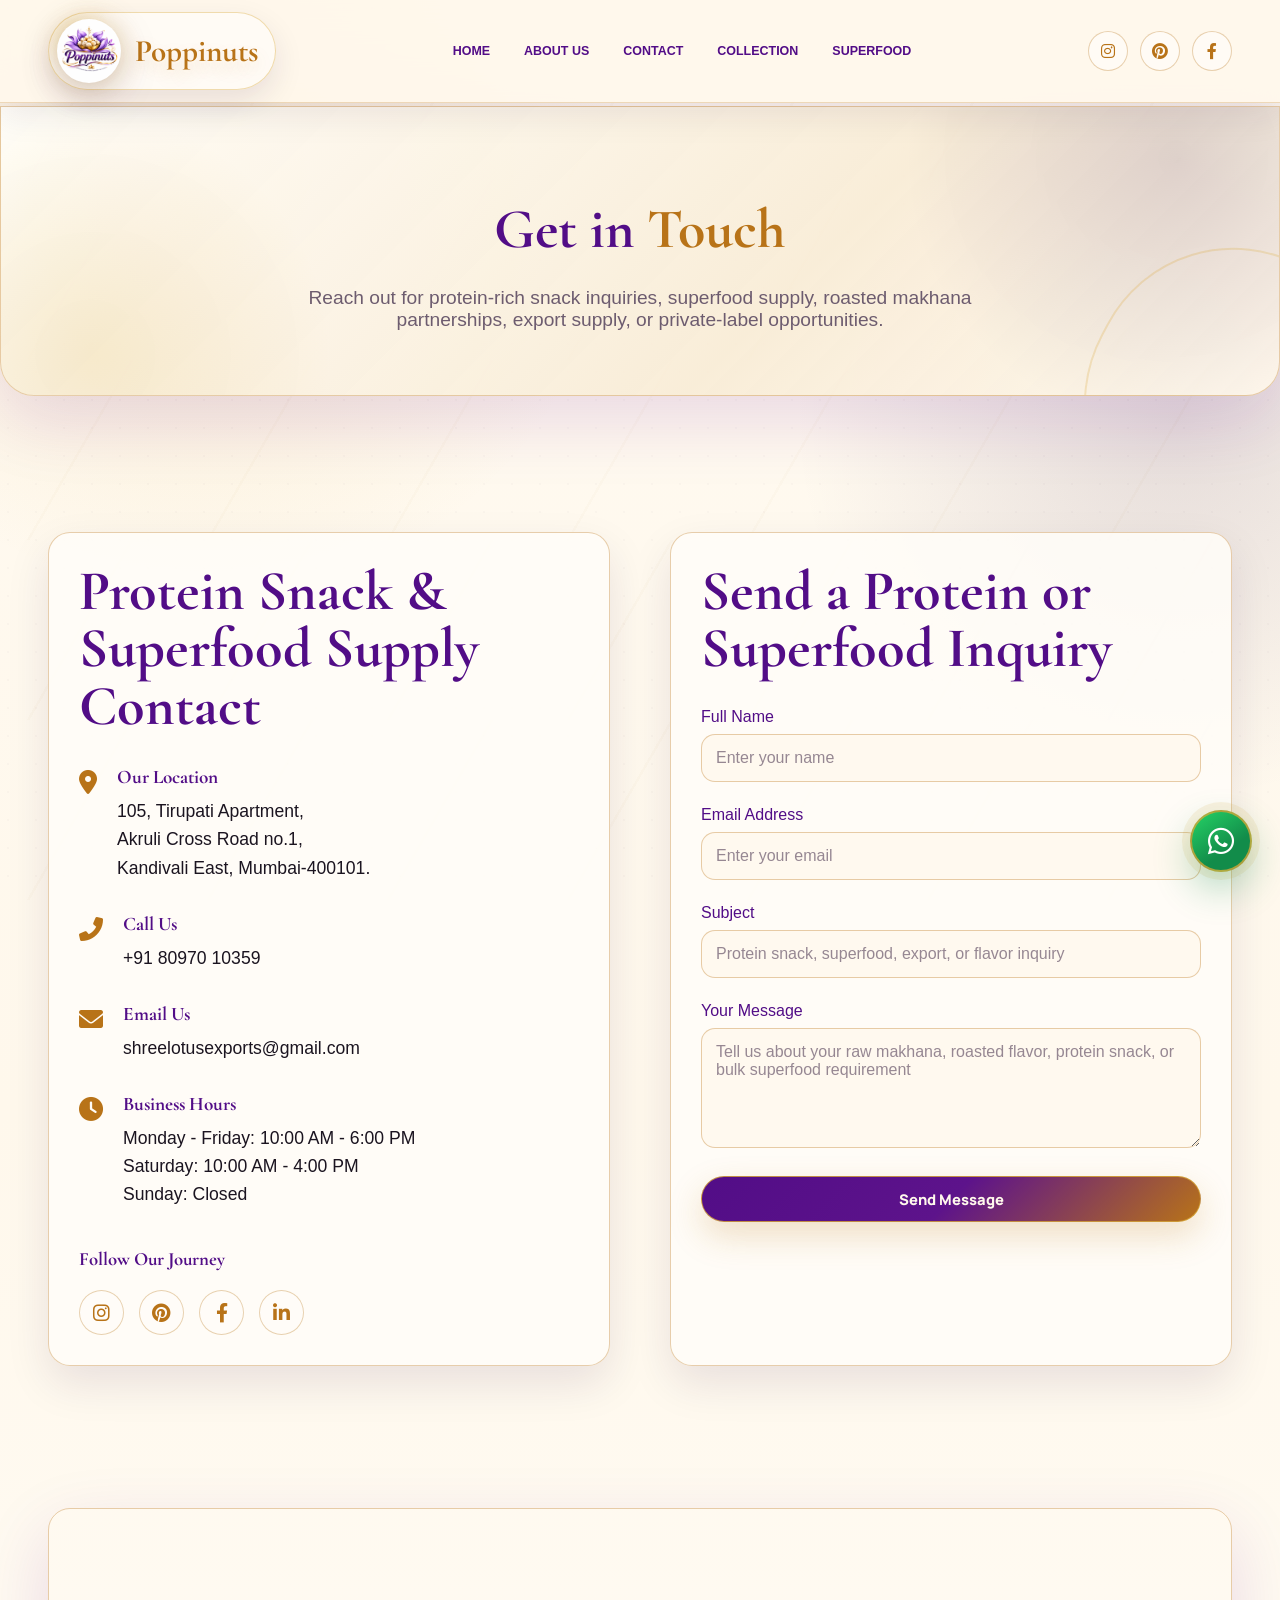
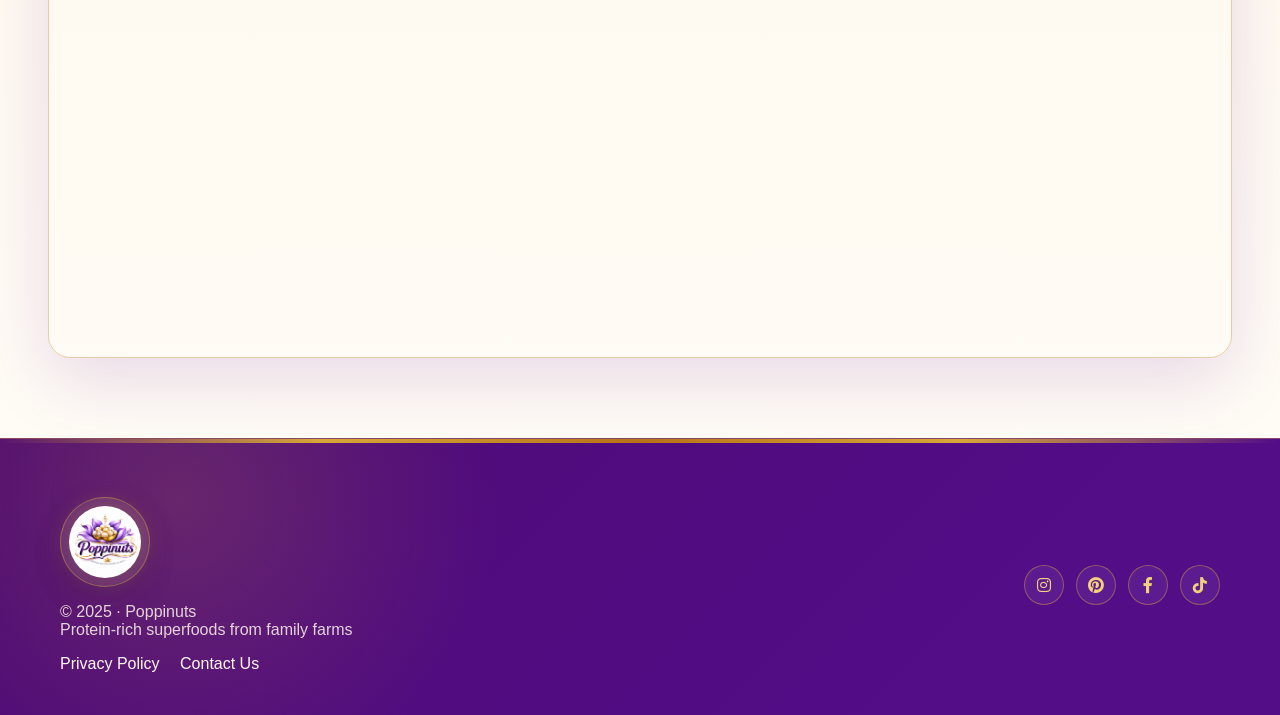
<file: contact.html>
<!doctype html>
<html lang="en">
  <head>
    <meta charset="UTF-8" />
    <meta
      name="viewport"
      content="width=device-width, initial-scale=1.0, viewport-fit=cover, user-scalable=yes"
    />
    <title>Contact Us | Poppinuts</title>
    <!-- Favicon -->
    <link rel="icon" type="image/png" href="assets/logo/makana logo.png" />
    <!-- Google Fonts: Playfair Display + Montserrat -->
    <link
      href="https://fonts.googleapis.com/css2?family=Cormorant+Garamond:wght@500;600;700;800&family=Manrope:wght@400;500;600;700;800&display=swap"
      rel="stylesheet"
    />
    <!-- Font Awesome 6 -->
    <link
      rel="stylesheet"
      href="https://cdnjs.cloudflare.com/ajax/libs/font-awesome/6.0.0-beta3/css/all.min.css"
    />
    <!-- Global Style -->
    <link rel="stylesheet" href="style.css" />
    <script src="theme.js"></script>
    <style>
      :root {
        --primary: #520d87;
        --secondary: #b87318;
        --accent: #d7a638;
        --dark: #1b1420;
        --light: #fff8ec;
        --surface: #fffdf8;
        --border: rgba(184, 115, 24, 0.34);
      }

      * {
        margin: 0;
        padding: 0;
        box-sizing: border-box;
      }

      body {
        font-family: "Montserrat", sans-serif;
        background-color: var(--light);
        color: var(--dark);
        scroll-behavior: smooth;
        overflow-x: hidden;
      }

      .container {
        max-width: 1280px;
        margin: 0 auto;
        padding: 0 48px;
        width: 100%;
      }

      h1, h2, h3, .logo {
        font-family: "Playfair Display", serif;
      }

      h1 {
        font-size: 3.5rem;
        color: var(--dark);
        margin-bottom: 1.5rem;
      }

      h1 span {
        color: var(--primary);
      }

      .contact-hero {
        padding: 100px 0 60px;
        text-align: center;
        background: var(--secondary);
        margin-bottom: 60px;
      }

      .contact-grid {
        display: grid;
        grid-template-columns: 1fr 1fr;
        gap: 60px;
        padding: 60px 0;
      }

      .contact-info {
        padding: 40px;
        background: var(--surface);
        border-radius: 32px;
      }

      .info-item {
        display: flex;
        align-items: flex-start;
        gap: 20px;
        margin-bottom: 30px;
      }

      .info-item i {
        font-size: 1.5rem;
        color: var(--primary);
        margin-top: 5px;
      }

      .info-item h3 {
        font-size: 1.2rem;
        margin-bottom: 8px;
        color: var(--primary);
      }

      .info-item p, .info-item a {
        font-size: 1.1rem;
        line-height: 1.6;
        color: var(--dark);
        text-decoration: none;
      }

      .contact-form {
        padding: 40px;
        background: var(--secondary);
        border-radius: 32px;
        border: 1px solid var(--border);
      }

      .form-group {
        margin-bottom: 24px;
      }

      .form-group label {
        display: block;
        margin-bottom: 8px;
        font-weight: 500;
        color: var(--primary);
      }

      .form-group input, 
      .form-group textarea {
        width: 100%;
        padding: 14px;
        background: var(--light);
        border: 1px solid var(--border);
        border-radius: 12px;
        color: var(--dark);
        font-family: inherit;
        font-size: 1rem;
      }

      .form-group input:focus, 
      .form-group textarea:focus {
        outline: none;
        border-color: var(--primary);
      }

      .map-section {
        margin: 60px 0 80px;
        height: 450px;
        border-radius: 48px;
        overflow: hidden;
        border: 1px solid var(--border);
      }

      .social-links {
        display: flex;
        gap: 15px;
        margin-top: 20px;
      }

      .social-links a {
        width: 45px;
        height: 45px;
        background: var(--light);
        display: flex;
        align-items: center;
        justify-content: center;
        border-radius: 50%;
        color: var(--primary);
        font-size: 1.2rem;
        transition: 0.3s;
      }

      .social-links a:hover {
        background: var(--primary);
        color: white;
        transform: translateY(-5px);
      }

      @media (max-width: 900px) {
        .contact-grid {
          grid-template-columns: 1fr;
        }

        .contact-form,
        .contact-info {
          padding: 24px;
        }
      }
    </style>
  </head>
  <body>
    <!-- Main Header -->
    <header class="main-header">
      <div class="container">
        <a href="index.html" class="logo">
          <img src="assets/logo/makana logo.png" alt="Poppinuts Logo">
          <span class="logo-text">Poppinuts</span>
        </a>

        <ul class="nav-links">
          <li><a href="index.html#home">Home</a></li>
          <li><a href="about.html">About Us</a></li>
          <li><a href="contact.html">Contact</a></li>
          <li><a href="products.html">Collection</a></li>
          <li><a href="index.html#nutrition">Superfood</a></li>
        </ul>

        <div class="header-socials">
          <a href="#" aria-label="Instagram"><i class="fab fa-instagram"></i></a>
          <a href="#" aria-label="Pinterest"><i class="fab fa-pinterest"></i></a>
          <a href="#" aria-label="Facebook"><i class="fab fa-facebook-f"></i></a>
        </div>

        <button class="menu-toggle" id="menuToggle" aria-label="Toggle Menu" aria-expanded="false">
          <i class="fas fa-bars"></i>
        </button>
      </div>
    </header>

    <!-- Mobile Sidebar -->
    <aside class="sidebar" id="sidebar">
      <ul class="nav-links">
        <li><a href="index.html#home">Home</a></li>
        <li><a href="about.html">About Us</a></li>
        <li><a href="contact.html">Contact</a></li>
        <li><a href="products.html">Collection</a></li>
        <li><a href="index.html#nutrition">Superfood</a></li>
      </ul>
      
      <div class="sidebar-footer">
        <div class="social-icons" style="display: flex; gap: 20px;">
          <a href="#" aria-label="Instagram"><i class="fab fa-instagram"></i></a>
          <a href="#" aria-label="Pinterest"><i class="fab fa-pinterest"></i></a>
          <a href="#" aria-label="Facebook"><i class="fab fa-facebook-f"></i></a>
        </div>
      </div>
    </aside>

    <main class="main-content">
      <!-- Contact Hero -->
      <section class="contact-hero">
        <div class="container">
          <h1>Get in <span>Touch</span></h1>
          <p style="max-width: 700px; margin: 0 auto; font-size: 1.2rem;">
            Reach out for protein-rich snack inquiries, superfood supply, roasted makhana partnerships, export supply, or private-label opportunities.
          </p>
        </div>
      </section>

      <div class="container">
        <div class="contact-grid">
          <!-- Contact Info -->
          <div class="contact-info">
            <h2 style="margin-bottom: 30px;">Protein Snack & Superfood Supply Contact</h2>
            
            <div class="info-item">
              <i class="fas fa-map-marker-alt"></i>
              <div>
                <h3>Our Location</h3>
                <p>105, Tirupati Apartment,<br>Akruli Cross Road no.1,<br>Kandivali East, Mumbai-400101.</p>
              </div>
            </div>

            <div class="info-item">
              <i class="fas fa-phone-alt"></i>
              <div>
                <h3>Call Us</h3>
                <p><a href="tel:+918097010359">+91 80970 10359</a></p>
              </div>
            </div>

            <div class="info-item">
              <i class="fas fa-envelope"></i>
              <div>
                <h3>Email Us</h3>
                <p><a href="mailto:shreelotusexports@gmail.com">shreelotusexports@gmail.com</a></p>
              </div>
            </div>

            <div class="info-item">
              <i class="fas fa-clock"></i>
              <div>
                <h3>Business Hours</h3>
                <p>Monday - Friday: 10:00 AM - 6:00 PM<br>Saturday: 10:00 AM - 4:00 PM<br>Sunday: Closed</p>
              </div>
            </div>

            <h3 style="margin-top: 40px; margin-bottom: 15px;">Follow Our Journey</h3>
            <div class="social-links">
              <a href="#" aria-label="Instagram"><i class="fab fa-instagram"></i></a>
              <a href="#" aria-label="Pinterest"><i class="fab fa-pinterest"></i></a>
              <a href="#" aria-label="Facebook"><i class="fab fa-facebook-f"></i></a>
              <a href="#" aria-label="LinkedIn"><i class="fab fa-linkedin-in"></i></a>
            </div>
          </div>

          <!-- Contact Form -->
          <div class="contact-form">
            <h2 style="margin-bottom: 30px;">Send a Protein or Superfood Inquiry</h2>
            <form action="#">
              <div class="form-group">
                <label for="name">Full Name</label>
                <input type="text" id="name" placeholder="Enter your name" required>
              </div>
              <div class="form-group">
                <label for="email">Email Address</label>
                <input type="email" id="email" placeholder="Enter your email" required>
              </div>
              <div class="form-group">
                <label for="subject">Subject</label>
                <input type="text" id="subject" placeholder="Protein snack, superfood, export, or flavor inquiry" required>
              </div>
              <div class="form-group">
                <label for="message">Your Message</label>
                <textarea id="message" rows="5" placeholder="Tell us about your raw makhana, roasted flavor, protein snack, or bulk superfood requirement" required></textarea>
              </div>
              <button type="submit" class="btn" style="width: 100%; border-radius: 12px; padding: 16px;">Send Message</button>
            </form>
          </div>
        </div>

        <!-- Google Map -->
        <div class="map-section">
          <iframe 
            src="https://www.google.com/maps/embed?pb=!1m18!1m12!1m3!1d3766.191590212!2d72.8533235!3d19.2740263!2m3!1f0!2f0!3f0!3m2!1i1024!2i768!4f13.1!3m3!1m2!1s0x3be7b06666666667%3A0x6666666666666666!2sMira%20Road%20East%2C%20Mira%20Bhayandar%2C%20Maharashtra!5e0!3m2!1sen!2sin!4v1714000000000!5m2!1sen!2sin" 
            width="100%" height="100%" style="border:0;" allowfullscreen="" loading="lazy"></iframe>
        </div>
      </div>

      <footer class="container">
        <div>
          <a href="index.html" class="logo" style="display: inline-block; margin-bottom: 12px">
            <img src="assets/logo/makana logo.png" alt="Poppinuts Logo" style="height: 50px; width: auto; display: block;">
          </a>
          <p>
            © 2025 · <span class="business-name">Poppinuts</span><br />Protein-rich superfoods from family farms
          </p>
          <div style="margin-top: 16px;">
            <a href="privacy-policy.html" style="color: var(--dark); text-decoration: none; margin-right: 16px;">Privacy Policy</a>
            <a href="contact.html" style="color: var(--dark); text-decoration: none;">Contact Us</a>
          </div>
        </div>
        <div class="social-icons">
          <a href="#" aria-label="Instagram"><i class="fab fa-instagram"></i></a>
          <a href="#" aria-label="Pinterest"><i class="fab fa-pinterest"></i></a>
          <a href="#" aria-label="Facebook"><i class="fab fa-facebook-f"></i></a>
          <a href="#" aria-label="TikTok"><i class="fab fa-tiktok"></i></a>
        </div>
      </footer>
    </main>

    <!-- WhatsApp Floating Button -->
    <a href="https://wa.me/918097010359" class="whatsapp-float" target="_blank" aria-label="Chat on WhatsApp">
      <i class="fab fa-whatsapp"></i>
    </a>

    <script>
      // Mobile Menu Toggle
      const menuToggle = document.getElementById('menuToggle');
      const sidebar = document.getElementById('sidebar');
      
      if (menuToggle && sidebar) {
        menuToggle.addEventListener('click', () => {
          sidebar.classList.toggle('active');
          menuToggle.setAttribute('aria-expanded', sidebar.classList.contains('active') ? 'true' : 'false');
          const icon = menuToggle.querySelector('i');
          if (sidebar.classList.contains('active')) {
            icon.classList.remove('fa-bars');
            icon.classList.add('fa-times');
          } else {
            icon.classList.remove('fa-times');
            icon.classList.add('fa-bars');
          }
        });
      }

      // Smooth Scroll
      document.addEventListener("click", function (e) {
        const anchor = e.target.closest('a');
        if (!anchor) return;
        const href = anchor.getAttribute("href");
        if (!href) return;
        if (href.startsWith("#") || href.startsWith("index.html#")) {
          const id = href.includes("#") ? href.split("#")[1] : null;
          if (!id) return;
          const target = document.getElementById(id);
          if (target) {
            e.preventDefault();
            
            // Close sidebar on mobile after clicking
            if (window.innerWidth <= 1024 && sidebar.classList.contains('active')) {
              sidebar.classList.remove('active');
              menuToggle.setAttribute('aria-expanded', 'false');
              menuToggle.querySelector('i').classList.remove('fa-times');
              menuToggle.querySelector('i').classList.add('fa-bars');
            }
            
            target.scrollIntoView({ behavior: "smooth", block: "start" });
          }
        }
      });
    </script>
  </body>
</html>
</file>
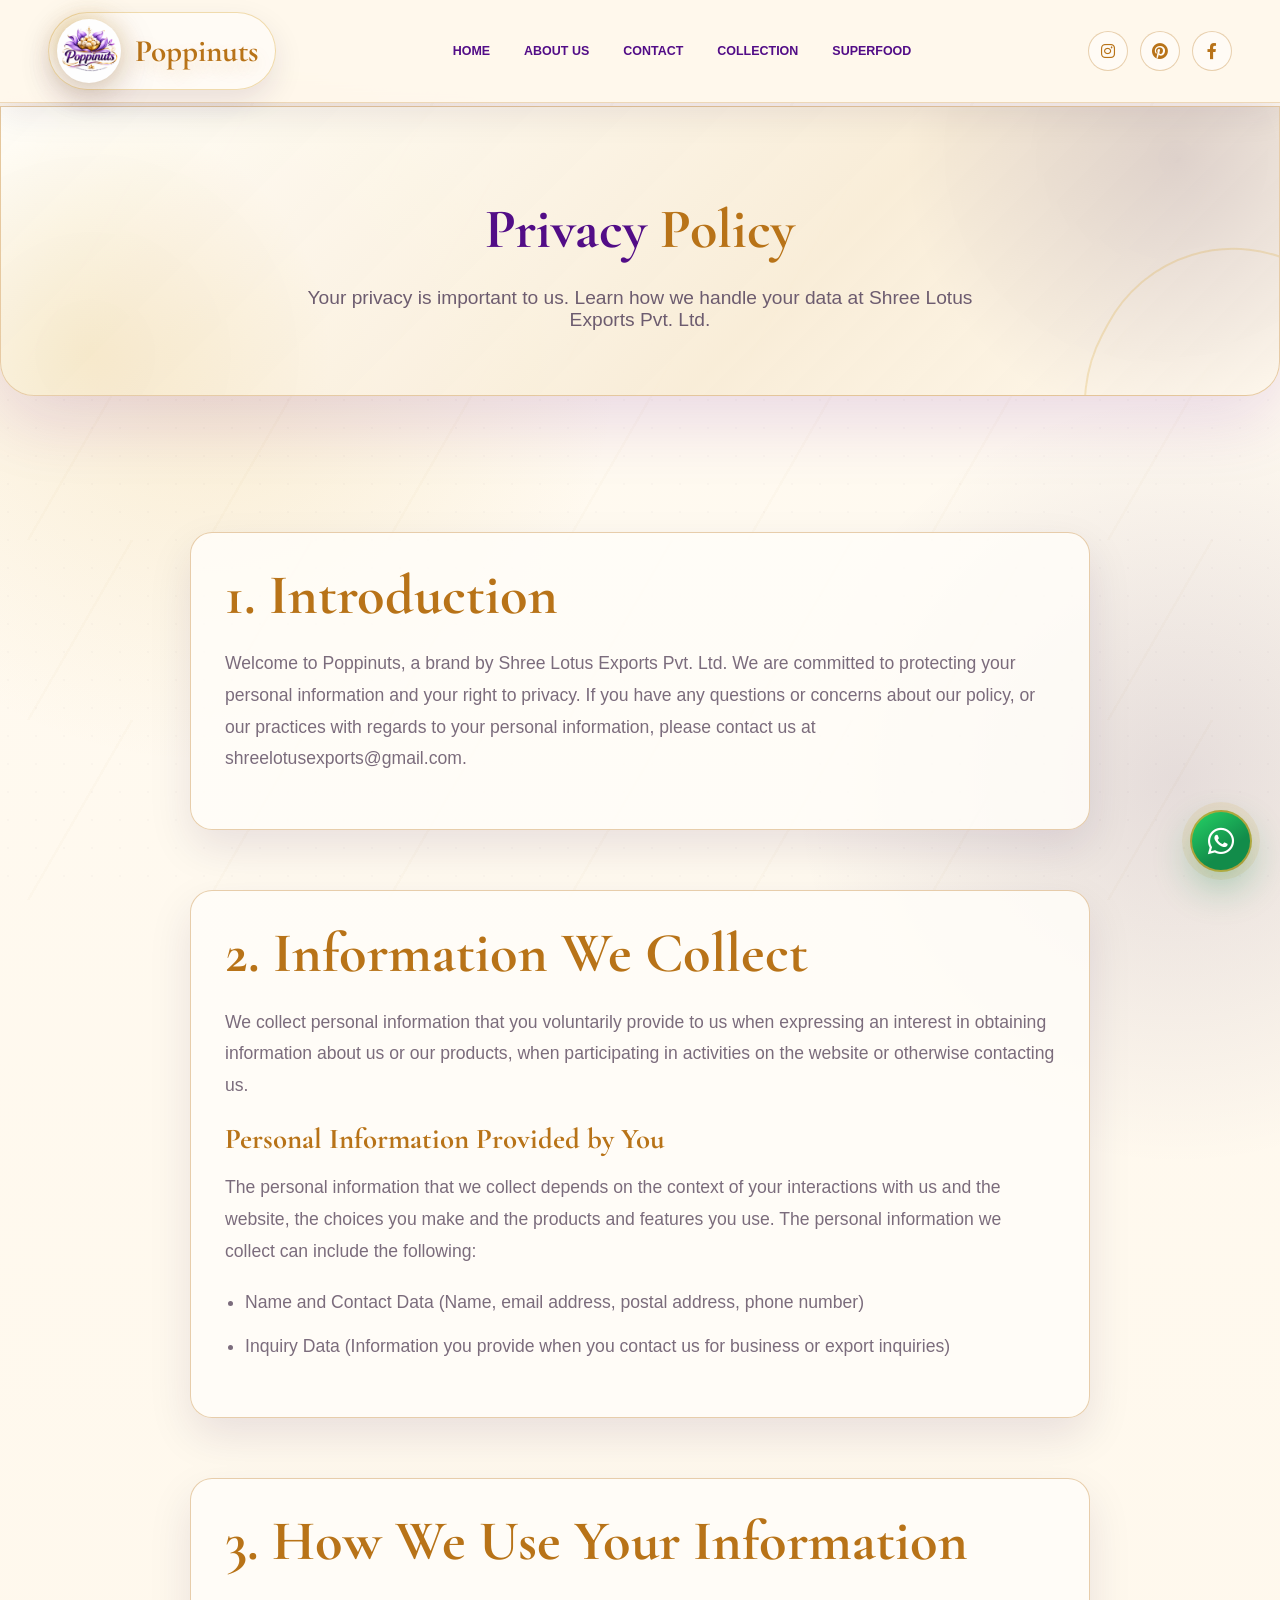
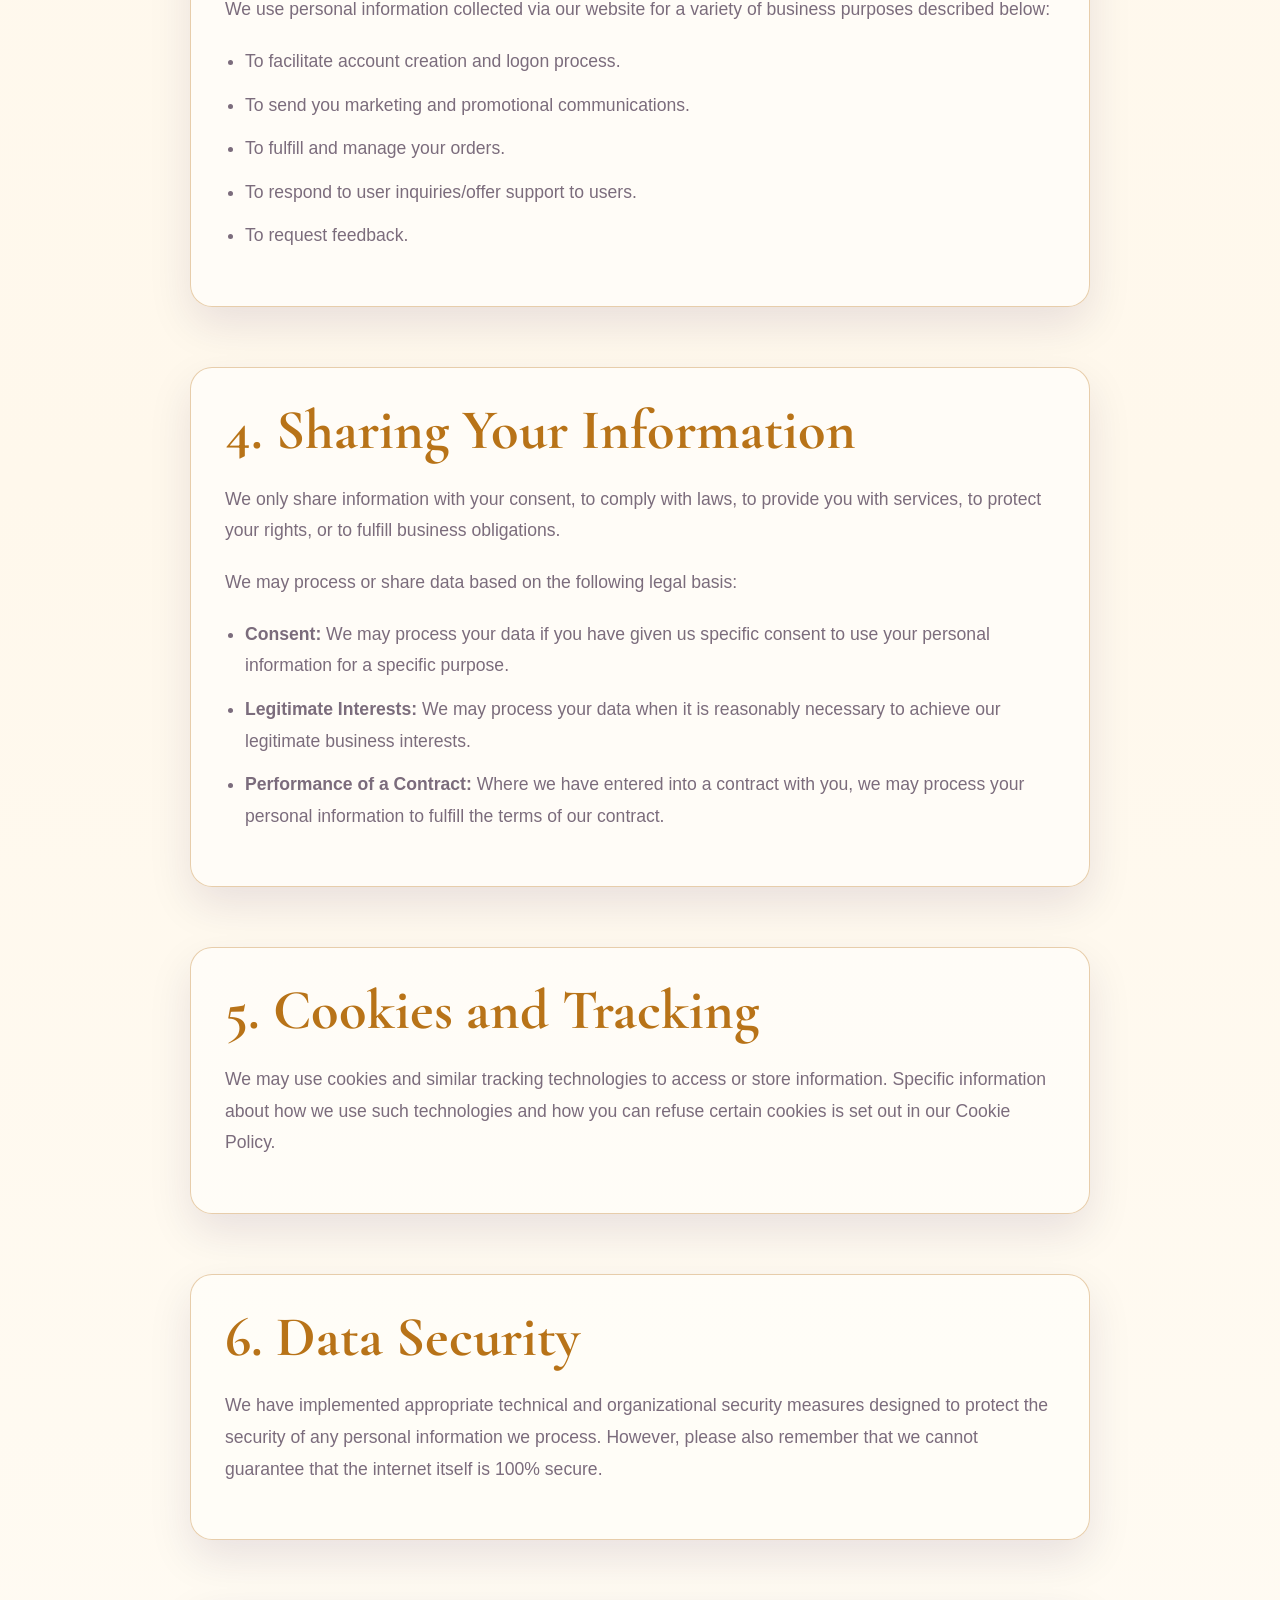
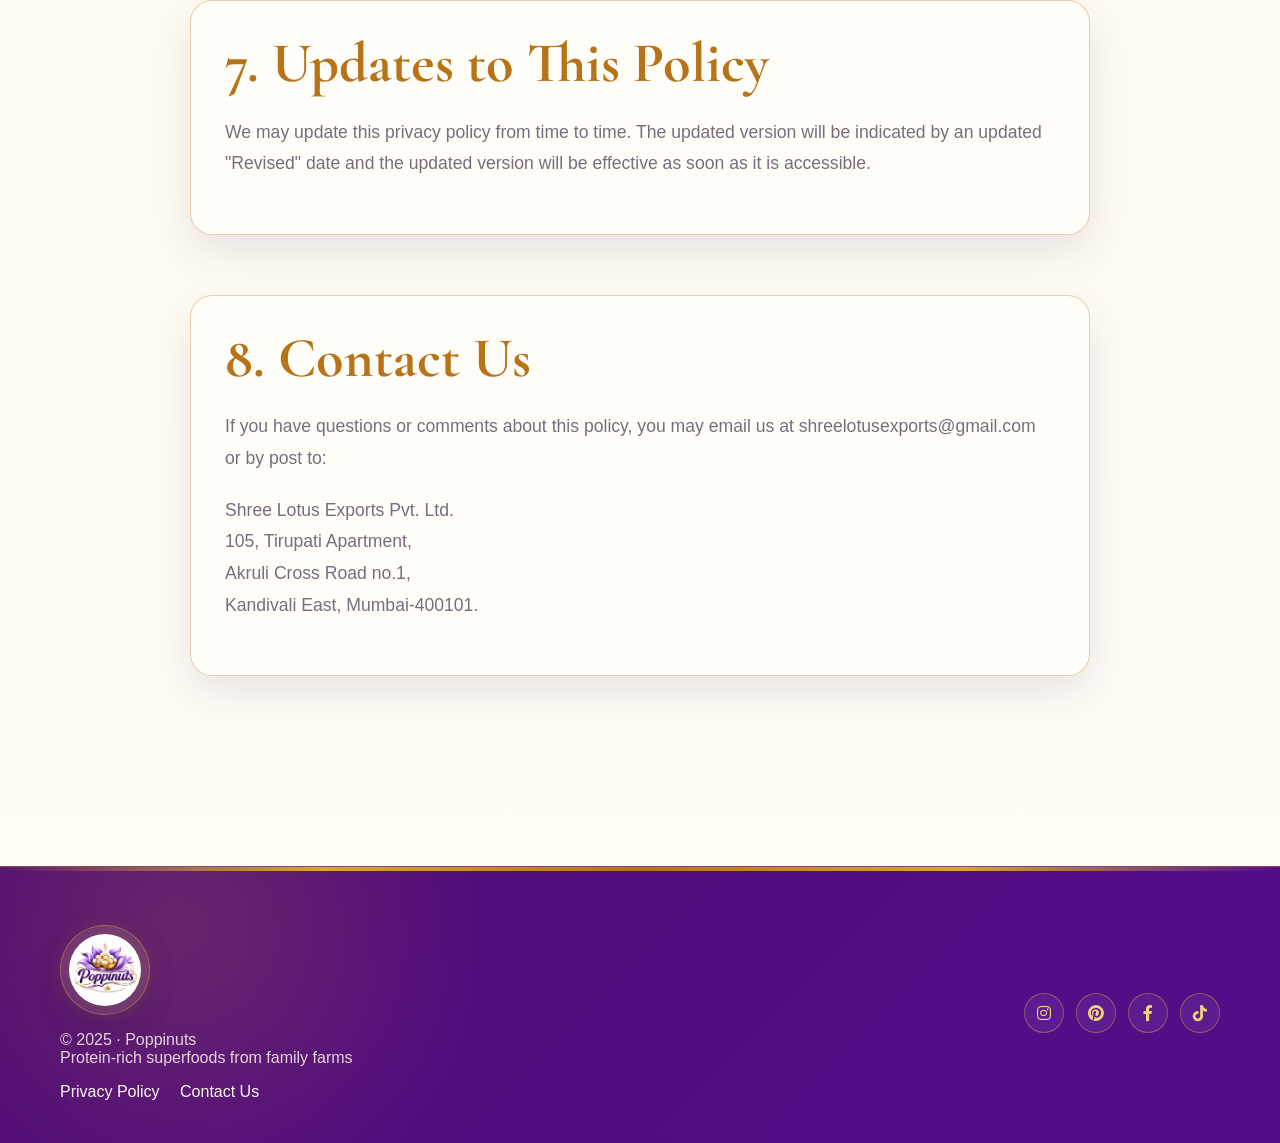
<file: privacy-policy.html>
<!doctype html>
<html lang="en">
  <head>
    <meta charset="UTF-8" />
    <meta
      name="viewport"
      content="width=device-width, initial-scale=1.0, viewport-fit=cover, user-scalable=yes"
    />
    <title>Privacy Policy | Poppinuts</title>
    <!-- Favicon -->
    <link rel="icon" type="image/png" href="assets/logo/makana logo.png" />
    <!-- Google Fonts: Playfair Display + Montserrat -->
    <link
      href="https://fonts.googleapis.com/css2?family=Cormorant+Garamond:wght@500;600;700;800&family=Manrope:wght@400;500;600;700;800&display=swap"
      rel="stylesheet"
    />
    <!-- Font Awesome 6 -->
    <link
      rel="stylesheet"
      href="https://cdnjs.cloudflare.com/ajax/libs/font-awesome/6.0.0-beta3/css/all.min.css"
    />
    <!-- Global Style -->
    <link rel="stylesheet" href="style.css" />
    <script src="theme.js"></script>
    <style>
      :root {
        --primary: #520d87;
        --secondary: #b87318;
        --accent: #d7a638;
        --dark: #1b1420;
        --light: #fff8ec;
        --surface: #fffdf8;
        --border: rgba(184, 115, 24, 0.34);
      }

      * {
        margin: 0;
        padding: 0;
        box-sizing: border-box;
      }

      body {
        font-family: "Montserrat", sans-serif;
        background-color: var(--light);
        color: var(--dark);
        scroll-behavior: smooth;
        overflow-x: hidden;
      }

      .container {
        max-width: 1280px;
        margin: 0 auto;
        padding: 0 48px;
        width: 100%;
      }

      h1, h2, h3, .logo {
        font-family: "Playfair Display", serif;
      }

      h1 {
        font-size: 3.5rem;
        color: var(--dark);
        margin-bottom: 1.5rem;
      }

      h1 span {
        color: var(--primary);
      }

      .legal-hero {
        padding: 100px 0 60px;
        text-align: center;
        background: var(--secondary);
        margin-bottom: 60px;
      }

      .legal-content {
        max-width: 900px;
        margin: 0 auto;
        padding: 60px 0 100px;
      }

      .legal-section {
        margin-bottom: 60px;
      }

      .legal-section h2 {
        font-size: 2.8rem;
        margin-bottom: 24px;
        color: var(--primary);
      }

      .legal-section h3 {
        font-size: 1.8rem;
        margin-bottom: 16px;
        color: var(--accent);
      }

      .legal-section p {
        font-size: 1.1rem;
        line-height: 1.8;
        margin-bottom: 20px;
        opacity: 0.9;
      }

      .legal-section ul {
        margin-bottom: 20px;
        padding-left: 20px;
      }

      .legal-section ul li {
        font-size: 1.1rem;
        line-height: 1.8;
        margin-bottom: 12px;
        opacity: 0.9;
      }

      @media (max-width: 768px) {
        .legal-hero {
          padding: 60px 0 40px;
        }

        h1 {
          font-size: 2.8rem;
        }

        .legal-content {
          padding: 40px 0;
        }

        .legal-section h2 {
          font-size: 2.2rem;
        }

        .legal-section h3 {
          font-size: 1.5rem;
        }
      }
    </style>
  </head>
  <body>
    <!-- Main Header -->
    <header class="main-header">
      <div class="container">
        <a href="index.html" class="logo">
          <img src="assets/logo/makana logo.png" alt="Poppinuts Logo">
          <span class="logo-text">Poppinuts</span>
        </a>

        <ul class="nav-links">
          <li><a href="index.html#home">Home</a></li>
          <li><a href="about.html">About Us</a></li>
          <li><a href="contact.html">Contact</a></li>
          <li><a href="products.html">Collection</a></li>
          <li><a href="index.html#nutrition">Superfood</a></li>
        </ul>

        <div class="header-socials">
          <a href="#" aria-label="Instagram"><i class="fab fa-instagram"></i></a>
          <a href="#" aria-label="Pinterest"><i class="fab fa-pinterest"></i></a>
          <a href="#" aria-label="Facebook"><i class="fab fa-facebook-f"></i></a>
        </div>

        <button class="menu-toggle" id="menuToggle" aria-label="Toggle Menu" aria-expanded="false">
          <i class="fas fa-bars"></i>
        </button>
      </div>
    </header>

    <!-- Mobile Sidebar -->
    <aside class="sidebar" id="sidebar">
      <ul class="nav-links">
        <li><a href="index.html#home">Home</a></li>
        <li><a href="about.html">About Us</a></li>
        <li><a href="contact.html">Contact</a></li>
        <li><a href="products.html">Collection</a></li>
        <li><a href="index.html#nutrition">Superfood</a></li>
      </ul>
      
      <div class="sidebar-footer">
        <div class="social-icons" style="display: flex; gap: 20px;">
          <a href="#" aria-label="Instagram"><i class="fab fa-instagram"></i></a>
          <a href="#" aria-label="Pinterest"><i class="fab fa-pinterest"></i></a>
          <a href="#" aria-label="Facebook"><i class="fab fa-facebook-f"></i></a>
        </div>
      </div>
    </aside>

    <main class="main-content">
      <!-- Legal Hero -->
      <section class="legal-hero">
        <div class="container">
          <h1>Privacy <span>Policy</span></h1>
          <p style="max-width: 700px; margin: 0 auto; font-size: 1.2rem;">
            Your privacy is important to us. Learn how we handle your data at Shree Lotus Exports Pvt. Ltd.
          </p>
        </div>
      </section>

      <div class="container">
        <section class="legal-content">
          <div class="legal-section">
            <h2>1. Introduction</h2>
            <p>Welcome to Poppinuts, a brand by Shree Lotus Exports Pvt. Ltd. We are committed to protecting your personal information and your right to privacy. If you have any questions or concerns about our policy, or our practices with regards to your personal information, please contact us at shreelotusexports@gmail.com.</p>
          </div>

          <div class="legal-section">
            <h2>2. Information We Collect</h2>
            <p>We collect personal information that you voluntarily provide to us when expressing an interest in obtaining information about us or our products, when participating in activities on the website or otherwise contacting us.</p>
            <h3>Personal Information Provided by You</h3>
            <p>The personal information that we collect depends on the context of your interactions with us and the website, the choices you make and the products and features you use. The personal information we collect can include the following:</p>
            <ul>
              <li>Name and Contact Data (Name, email address, postal address, phone number)</li>
              <li>Inquiry Data (Information you provide when you contact us for business or export inquiries)</li>
            </ul>
          </div>

          <div class="legal-section">
            <h2>3. How We Use Your Information</h2>
            <p>We use personal information collected via our website for a variety of business purposes described below:</p>
            <ul>
              <li>To facilitate account creation and logon process.</li>
              <li>To send you marketing and promotional communications.</li>
              <li>To fulfill and manage your orders.</li>
              <li>To respond to user inquiries/offer support to users.</li>
              <li>To request feedback.</li>
            </ul>
          </div>

          <div class="legal-section">
            <h2>4. Sharing Your Information</h2>
            <p>We only share information with your consent, to comply with laws, to provide you with services, to protect your rights, or to fulfill business obligations.</p>
            <p>We may process or share data based on the following legal basis:</p>
            <ul>
              <li><strong>Consent:</strong> We may process your data if you have given us specific consent to use your personal information for a specific purpose.</li>
              <li><strong>Legitimate Interests:</strong> We may process your data when it is reasonably necessary to achieve our legitimate business interests.</li>
              <li><strong>Performance of a Contract:</strong> Where we have entered into a contract with you, we may process your personal information to fulfill the terms of our contract.</li>
            </ul>
          </div>

          <div class="legal-section">
            <h2>5. Cookies and Tracking</h2>
            <p>We may use cookies and similar tracking technologies to access or store information. Specific information about how we use such technologies and how you can refuse certain cookies is set out in our Cookie Policy.</p>
          </div>

          <div class="legal-section">
            <h2>6. Data Security</h2>
            <p>We have implemented appropriate technical and organizational security measures designed to protect the security of any personal information we process. However, please also remember that we cannot guarantee that the internet itself is 100% secure.</p>
          </div>

          <div class="legal-section">
            <h2>7. Updates to This Policy</h2>
            <p>We may update this privacy policy from time to time. The updated version will be indicated by an updated "Revised" date and the updated version will be effective as soon as it is accessible.</p>
          </div>

          <div class="legal-section">
            <h2>8. Contact Us</h2>
            <p>If you have questions or comments about this policy, you may email us at shreelotusexports@gmail.com or by post to:</p>
            <p>Shree Lotus Exports Pvt. Ltd.<br>105, Tirupati Apartment,<br>Akruli Cross Road no.1,<br>Kandivali East, Mumbai-400101.</p>
          </div>
        </section>
      </div>

      <footer class="container">
        <div>
          <a href="index.html" class="logo" style="display: inline-block; margin-bottom: 12px">
            <img src="assets/logo/makana logo.png" alt="Poppinuts Logo" style="height: 50px; width: auto; display: block;">
          </a>
          <p>
            © 2025 · <span class="business-name">Poppinuts</span><br />Protein-rich superfoods from family farms
          </p>
          <div style="margin-top: 16px;">
            <a href="privacy-policy.html" style="color: var(--dark); text-decoration: none; margin-right: 16px;">Privacy Policy</a>
            <a href="contact.html" style="color: var(--dark); text-decoration: none;">Contact Us</a>
          </div>
        </div>
        <div class="social-icons">
          <a href="#" aria-label="Instagram"><i class="fab fa-instagram"></i></a>
          <a href="#" aria-label="Pinterest"><i class="fab fa-pinterest"></i></a>
          <a href="#" aria-label="Facebook"><i class="fab fa-facebook-f"></i></a>
          <a href="#" aria-label="TikTok"><i class="fab fa-tiktok"></i></a>
        </div>
      </footer>
    </main>

    <!-- WhatsApp Floating Button -->
    <a href="https://wa.me/918097010359" class="whatsapp-float" target="_blank" aria-label="Chat on WhatsApp">
      <i class="fab fa-whatsapp"></i>
    </a>

    <script>
      // Mobile Menu Toggle
      const menuToggle = document.getElementById('menuToggle');
      const sidebar = document.getElementById('sidebar');
      
      if (menuToggle && sidebar) {
        menuToggle.addEventListener('click', () => {
          sidebar.classList.toggle('active');
          menuToggle.setAttribute('aria-expanded', sidebar.classList.contains('active') ? 'true' : 'false');
          const icon = menuToggle.querySelector('i');
          if (sidebar.classList.contains('active')) {
            icon.classList.remove('fa-bars');
            icon.classList.add('fa-times');
          } else {
            icon.classList.remove('fa-times');
            icon.classList.add('fa-bars');
          }
        });
      }

      // Smooth Scroll
      document.addEventListener("click", function (e) {
        const anchor = e.target.closest('a');
        if (!anchor) return;
        const href = anchor.getAttribute("href");
        if (!href) return;
        if (href.startsWith("#") || href.startsWith("index.html#")) {
          const id = href.includes("#") ? href.split("#")[1] : null;
          if (!id) return;
          const target = document.getElementById(id);
          if (target) {
            e.preventDefault();
            
            // Close sidebar on mobile after clicking
            if (window.innerWidth <= 1024 && sidebar.classList.contains('active')) {
              sidebar.classList.remove('active');
              menuToggle.setAttribute('aria-expanded', 'false');
              menuToggle.querySelector('i').classList.remove('fa-times');
              menuToggle.querySelector('i').classList.add('fa-bars');
            }
            
            target.scrollIntoView({ behavior: "smooth", block: "start" });
          }
        }
      });
    </script>
  </body>
</html>
</file>
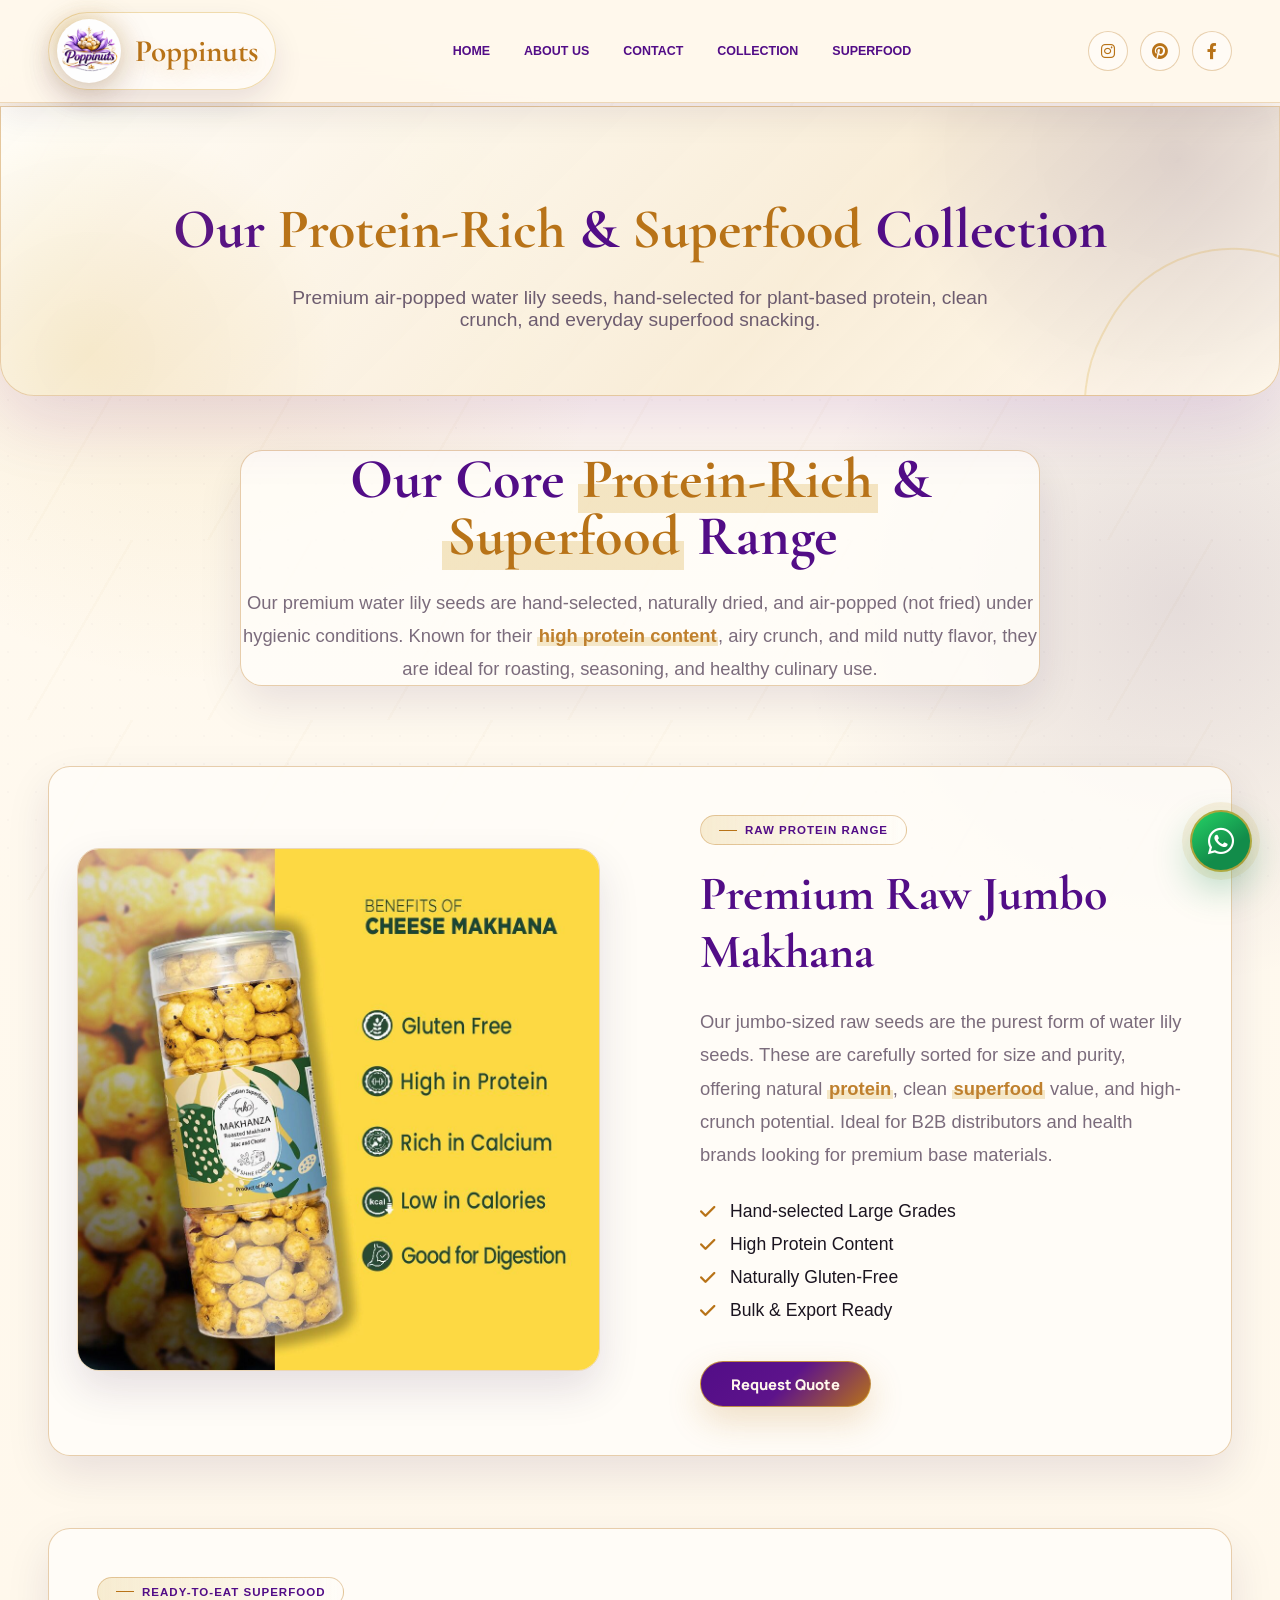
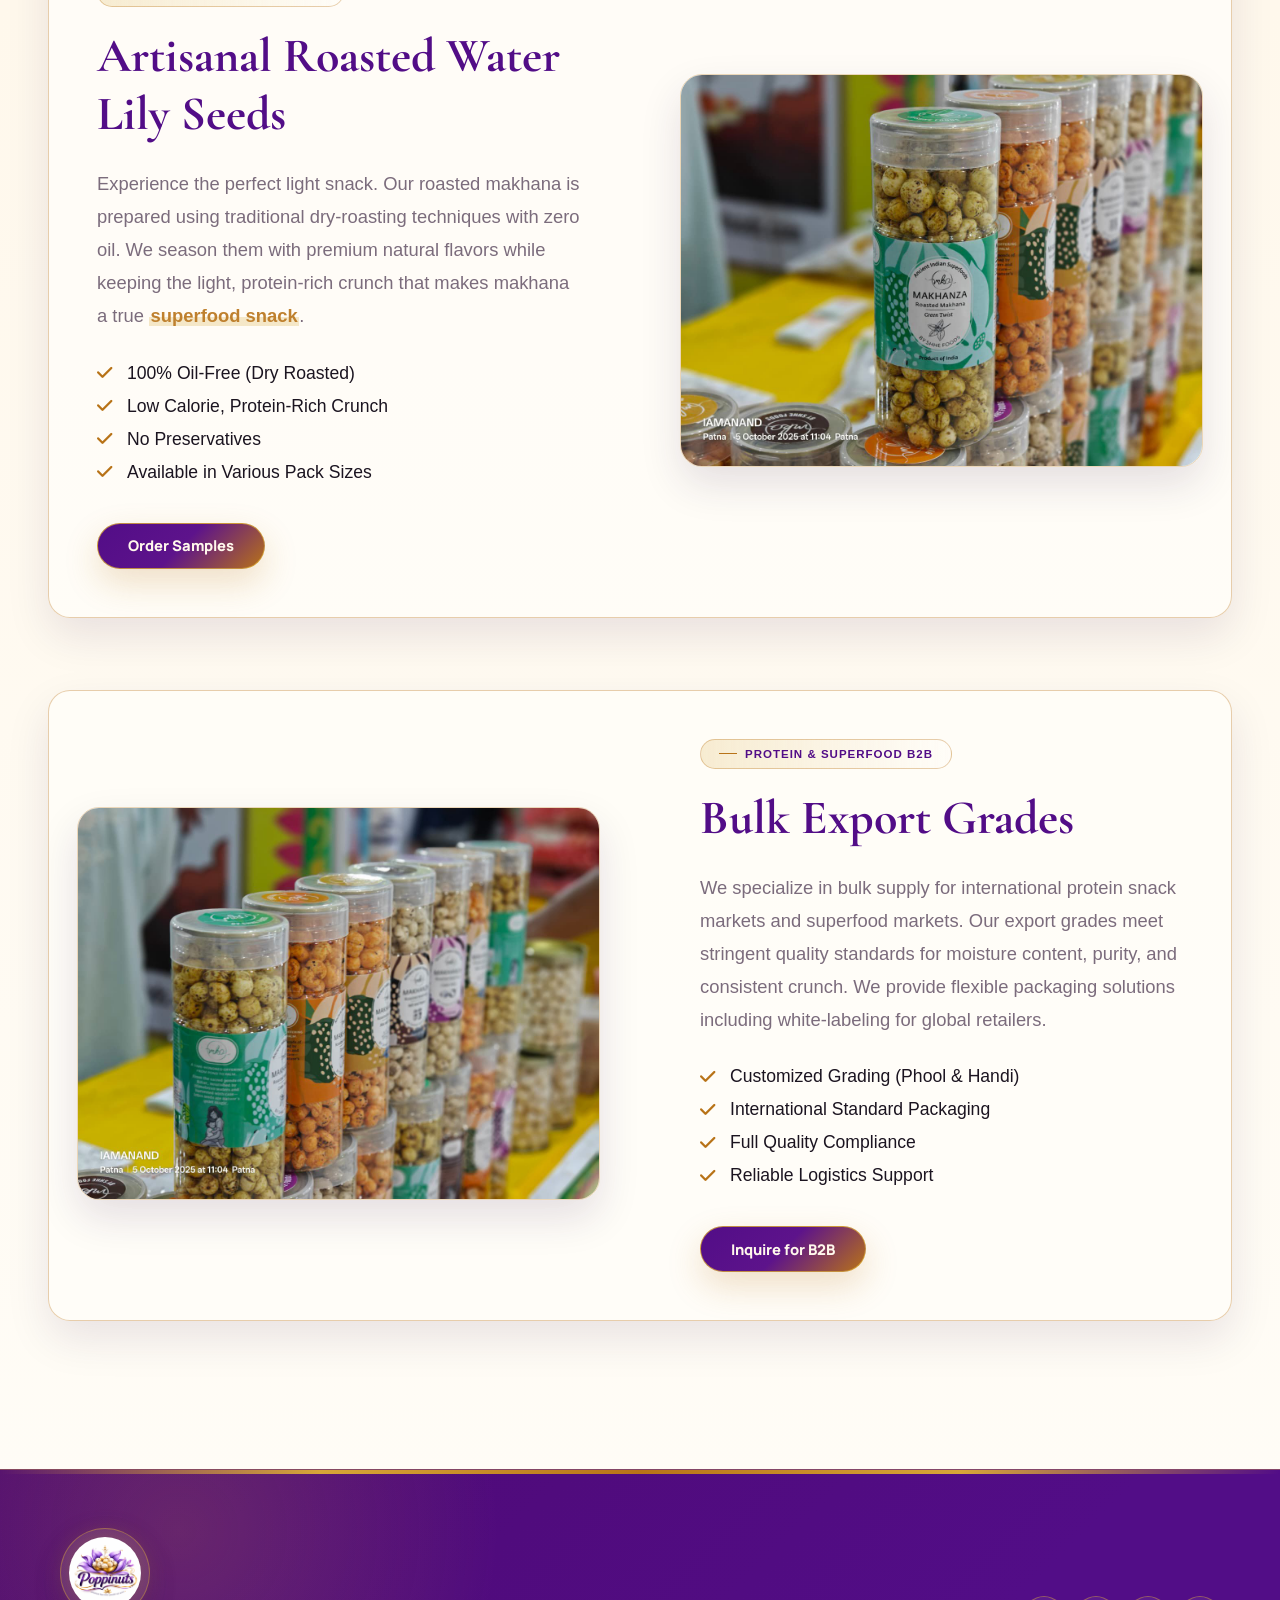
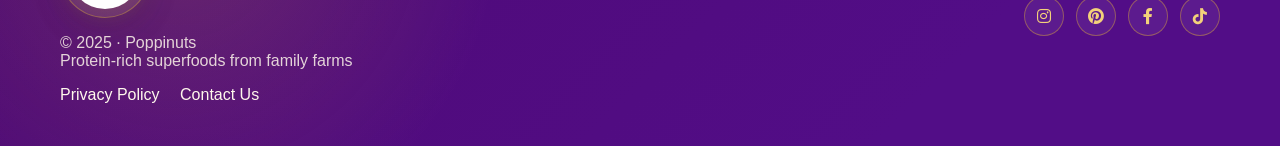
<file: products.html>
<!doctype html>
<html lang="en">
  <head>
    <meta charset="UTF-8" />
    <meta
      name="viewport"
      content="width=device-width, initial-scale=1.0, viewport-fit=cover, user-scalable=yes"
    />
    <title>Our Collection | Poppinuts</title>
    <!-- Favicon -->
    <link rel="icon" type="image/png" href="assets/logo/makana logo.png" />
    <!-- Google Fonts: Playfair Display + Montserrat -->
    <link
      href="https://fonts.googleapis.com/css2?family=Cormorant+Garamond:wght@500;600;700;800&family=Manrope:wght@400;500;600;700;800&display=swap"
      rel="stylesheet"
    />
    <!-- Font Awesome 6 -->
    <link
      rel="stylesheet"
      href="https://cdnjs.cloudflare.com/ajax/libs/font-awesome/6.0.0-beta3/css/all.min.css"
    />
    <!-- Global Style -->
    <link rel="stylesheet" href="style.css" />
    <script src="theme.js"></script>
    <style>
      :root {
        --primary: #520d87;
        --secondary: #b87318;
        --accent: #d7a638;
        --dark: #1b1420;
        --light: #fff8ec;
        --surface: #fffdf8;
        --border: rgba(184, 115, 24, 0.34);
      }

      * {
        margin: 0;
        padding: 0;
        box-sizing: border-box;
      }

      body {
        font-family: "Montserrat", sans-serif;
        background-color: var(--light);
        color: var(--dark);
        scroll-behavior: smooth;
        overflow-x: hidden;
      }

      .container {
        max-width: 1280px;
        margin: 0 auto;
        padding: 0 48px;
        width: 100%;
      }

      h1, h2, h3, .logo {
        font-family: "Playfair Display", serif;
      }

      h1 {
        font-size: 3.5rem;
        color: var(--dark);
        margin-bottom: 1.5rem;
      }

      h1 span {
        color: var(--primary);
      }

      .products-hero {
        padding: 100px 0 60px;
        text-align: center;
        background: var(--secondary);
        margin-bottom: 60px;
      }

      .products-intro {
        text-align: center;
        max-width: 800px;
        margin: 0 auto 80px;
      }

      .products-intro h2 {
        font-size: 2.8rem;
        margin-bottom: 20px;
        color: var(--primary);
      }

      .products-intro p {
        font-size: 1.15rem;
        line-height: 1.8;
        opacity: 0.9;
      }

      .product-list {
        display: flex;
        flex-direction: column;
        gap: 120px;
        padding-bottom: 100px;
      }

      .product-row {
        display: grid;
        grid-template-columns: 1fr 1fr;
        gap: 80px;
        align-items: center;
      }

      .product-row:nth-child(even) {
        direction: rtl;
      }

      .product-row:nth-child(even) .product-details {
        direction: ltr;
      }

      .product-visual img {
        width: 100%;
        border-radius: 48px;
        box-shadow: 0 20px 40px rgba(0,0,0,0.4);
        border: 1px solid var(--border);
      }

      .product-details h2 {
        font-size: 3rem;
        margin-bottom: 24px;
        color: var(--dark);
      }

      .product-tag {
        display: inline-block;
        padding: 6px 16px;
        background: var(--primary);
        color: white;
        font-size: 0.8rem;
        font-weight: 700;
        text-transform: uppercase;
        letter-spacing: 1px;
        border-radius: 4px;
        margin-bottom: 20px;
      }

      .product-description {
        font-size: 1.15rem;
        line-height: 1.8;
        margin-bottom: 30px;
        opacity: 0.9;
      }

      .specs-list {
        list-style: none;
        padding: 0;
        margin-bottom: 40px;
      }

      .specs-list li {
        display: flex;
        align-items: center;
        gap: 15px;
        margin-bottom: 12px;
        font-size: 1.1rem;
      }

      .specs-list i {
        color: var(--primary);
      }

      @media (max-width: 1024px) {
        .product-row {
          grid-template-columns: 1fr;
          gap: 40px;
          text-align: center;
        }

        .product-row:nth-child(even) {
          direction: ltr;
        }

        .product-details h2 {
          font-size: 2.5rem;
        }
      }
    </style>
  </head>
  <body>
    <!-- Main Header -->
    <header class="main-header">
      <div class="container">
        <a href="index.html" class="logo">
          <img src="assets/logo/makana logo.png" alt="Poppinuts Logo">
          <span class="logo-text">Poppinuts</span>
        </a>

        <ul class="nav-links">
          <li><a href="index.html#home">Home</a></li>
          <li><a href="about.html">About Us</a></li>
          <li><a href="contact.html">Contact</a></li>
          <li><a href="products.html">Collection</a></li>
          <li><a href="index.html#nutrition">Superfood</a></li>
        </ul>

        <div class="header-socials">
          <a href="#" aria-label="Instagram"><i class="fab fa-instagram"></i></a>
          <a href="#" aria-label="Pinterest"><i class="fab fa-pinterest"></i></a>
          <a href="#" aria-label="Facebook"><i class="fab fa-facebook-f"></i></a>
        </div>

        <button class="menu-toggle" id="menuToggle" aria-label="Toggle Menu" aria-expanded="false">
          <i class="fas fa-bars"></i>
        </button>
      </div>
    </header>

    <!-- Mobile Sidebar -->
    <aside class="sidebar" id="sidebar">
      <ul class="nav-links">
        <li><a href="index.html#home">Home</a></li>
        <li><a href="about.html">About Us</a></li>
        <li><a href="contact.html">Contact</a></li>
        <li><a href="products.html">Collection</a></li>
        <li><a href="index.html#nutrition">Superfood</a></li>
      </ul>
      
      <div class="sidebar-footer">
        <div class="social-icons" style="display: flex; gap: 20px;">
          <a href="#" aria-label="Instagram"><i class="fab fa-instagram"></i></a>
          <a href="#" aria-label="Pinterest"><i class="fab fa-pinterest"></i></a>
          <a href="#" aria-label="Facebook"><i class="fab fa-facebook-f"></i></a>
        </div>
      </div>
    </aside>

    <main class="main-content">
      <!-- Products Hero -->
      <section class="products-hero">
        <div class="container">
          <h1>Our <span>Protein-Rich</span> & <span>Superfood</span> Collection</h1>
          <p style="max-width: 700px; margin: 0 auto; font-size: 1.2rem;">
            Premium air-popped water lily seeds, hand-selected for plant-based protein, clean crunch, and everyday superfood snacking.
          </p>
        </div>
      </section>

      <!-- Products Intro -->
      <div class="container">
        <div class="products-intro">
          <h2>Our Core <span class="nutri-highlight">Protein-Rich</span> & <span class="nutri-highlight">Superfood</span> Range</h2>
          <p>Our premium water lily seeds are hand-selected, naturally dried, and air-popped (not fried) under hygienic conditions. Known for their <span class="nutri-highlight">high protein content</span>, airy crunch, and mild nutty flavor, they are ideal for roasting, seasoning, and healthy culinary use.</p>
        </div>

        <div class="product-list">
          
          <!-- Product 1 -->
          <div class="product-row" id="raw-makhana">
            <div class="product-visual">
              <img src="assets/products/WhatsApp Image 2026-04-24 at 1.31.23 PM.jpeg" alt="Premium Raw Makhana">
            </div>
            <div class="product-details">
              <div class="product-tag">Raw Protein Range</div>
              <h2>Premium Raw Jumbo Makhana</h2>
              <p class="product-description">
                Our jumbo-sized raw seeds are the purest form of water lily seeds. These are carefully sorted for size and purity, offering natural <span class="nutri-highlight">protein</span>, clean <span class="nutri-highlight">superfood</span> value, and high-crunch potential. Ideal for B2B distributors and health brands looking for premium base materials.
              </p>
              <ul class="specs-list">
                <li><i class="fas fa-check"></i> Hand-selected Large Grades</li>
                <li><i class="fas fa-check"></i> High Protein Content</li>
                <li><i class="fas fa-check"></i> Naturally Gluten-Free</li>
                <li><i class="fas fa-check"></i> Bulk & Export Ready</li>
              </ul>
              <a href="contact.html" class="btn" style="border-radius: 12px; padding: 15px 40px;">Request Quote</a>
            </div>
          </div>

          <!-- Product 2 -->
          <div class="product-row" id="roasted-makhana">
            <div class="product-visual">
              <img src="assets/products/WhatsApp Image 2026-04-24 at 1.31.24 PM (1).jpeg" alt="Artisanal Roasted Makhana">
            </div>
            <div class="product-details">
              <div class="product-tag">Ready-to-Eat Superfood</div>
              <h2>Artisanal Roasted Water Lily Seeds</h2>
              <p class="product-description">
                Experience the perfect light snack. Our roasted makhana is prepared using traditional dry-roasting techniques with zero oil. We season them with premium natural flavors while keeping the light, protein-rich crunch that makes makhana a true <span class="nutri-highlight">superfood snack</span>.
              </p>
              <ul class="specs-list">
                <li><i class="fas fa-check"></i> 100% Oil-Free (Dry Roasted)</li>
                <li><i class="fas fa-check"></i> Low Calorie, Protein-Rich Crunch</li>
                <li><i class="fas fa-check"></i> No Preservatives</li>
                <li><i class="fas fa-check"></i> Available in Various Pack Sizes</li>
              </ul>
              <a href="contact.html" class="btn" style="border-radius: 12px; padding: 15px 40px;">Order Samples</a>
            </div>
          </div>

          <!-- Product 3 -->
          <div class="product-row" id="export-bulk">
            <div class="product-visual">
              <img src="assets/products/WhatsApp Image 2026-04-24 at 1.31.24 PM.jpeg" alt="Export Quality Makhana">
            </div>
            <div class="product-details">
              <div class="product-tag">Protein & Superfood B2B</div>
              <h2>Bulk Export Grades</h2>
              <p class="product-description">
                We specialize in bulk supply for international protein snack markets and superfood markets. Our export grades meet stringent quality standards for moisture content, purity, and consistent crunch. We provide flexible packaging solutions including white-labeling for global retailers.
              </p>
              <ul class="specs-list">
                <li><i class="fas fa-check"></i> Customized Grading (Phool & Handi)</li>
                <li><i class="fas fa-check"></i> International Standard Packaging</li>
                <li><i class="fas fa-check"></i> Full Quality Compliance</li>
                <li><i class="fas fa-check"></i> Reliable Logistics Support</li>
              </ul>
              <a href="contact.html" class="btn" style="border-radius: 12px; padding: 15px 40px;">Inquire for B2B</a>
            </div>
          </div>

        </div>
      </div>

      <footer class="container">
        <div>
          <a href="index.html" class="logo" style="display: inline-block; margin-bottom: 12px">
            <img src="assets/logo/makana logo.png" alt="Poppinuts Logo" style="height: 50px; width: auto; display: block;">
          </a>
          <p>
            © 2025 · <span class="business-name">Poppinuts</span><br />Protein-rich superfoods from family farms
          </p>
          <div style="margin-top: 16px;">
            <a href="privacy-policy.html" style="color: var(--dark); text-decoration: none; margin-right: 16px;">Privacy Policy</a>
            <a href="contact.html" style="color: var(--dark); text-decoration: none;">Contact Us</a>
          </div>
        </div>
        <div class="social-icons">
          <a href="#" aria-label="Instagram"><i class="fab fa-instagram"></i></a>
          <a href="#" aria-label="Pinterest"><i class="fab fa-pinterest"></i></a>
          <a href="#" aria-label="Facebook"><i class="fab fa-facebook-f"></i></a>
          <a href="#" aria-label="TikTok"><i class="fab fa-tiktok"></i></a>
        </div>
      </footer>
    </main>

    <!-- WhatsApp Floating Button -->
    <a href="https://wa.me/918097010359" class="whatsapp-float" target="_blank" aria-label="Chat on WhatsApp">
      <i class="fab fa-whatsapp"></i>
    </a>

    <script>
      // Mobile Menu Toggle
      const menuToggle = document.getElementById('menuToggle');
      const sidebar = document.getElementById('sidebar');
      
      if (menuToggle && sidebar) {
        menuToggle.addEventListener('click', () => {
          sidebar.classList.toggle('active');
          menuToggle.setAttribute('aria-expanded', sidebar.classList.contains('active') ? 'true' : 'false');
          const icon = menuToggle.querySelector('i');
          if (sidebar.classList.contains('active')) {
            icon.classList.remove('fa-bars');
            icon.classList.add('fa-times');
          } else {
            icon.classList.remove('fa-times');
            icon.classList.add('fa-bars');
          }
        });
      }

      // Smooth Scroll
      document.addEventListener("click", function (e) {
        const anchor = e.target.closest('a');
        if (!anchor) return;
        const href = anchor.getAttribute("href");
        if (!href) return;
        if (href.startsWith("#") || href.startsWith("index.html#")) {
          const id = href.includes("#") ? href.split("#")[1] : null;
          if (!id) return;
          const target = document.getElementById(id);
          if (target) {
            e.preventDefault();
            
            // Close sidebar on mobile after clicking
            if (window.innerWidth <= 1024 && sidebar.classList.contains('active')) {
              sidebar.classList.remove('active');
              menuToggle.setAttribute('aria-expanded', 'false');
              menuToggle.querySelector('i').classList.remove('fa-times');
              menuToggle.querySelector('i').classList.add('fa-bars');
            }
            
            target.scrollIntoView({ behavior: "smooth", block: "start" });
          }
        }
      });
    </script>
  </body>
</html>
</file>
<file: style.css>
:root {
  --primary: #520d87;
  --primary-deep: #4e0973;
  --secondary: #b87318;
  --accent: #d7a638;
  --accent-soft: #f3d17a;
  --background: #fff8ec;
  --background-alt: #f8ebd5;
  --surface: #fffdf8;
  --surface-tint: #fbefd9;
  --text: #1b1420;
  --text-muted: #6d5c6f;
  --border: rgba(184, 115, 24, 0.34);
  --hover: #5d138b;
  --shadow: 0 24px 70px rgba(97, 16, 159, 0.14);
  --gold-shadow: 0 14px 34px rgba(184, 115, 24, 0.22);
  --radius: 22px;

  /* Backward-compatible aliases used by page-level styles. */
  --dark: var(--text);
  --light: var(--background);
}

* {
  margin: 0;
  padding: 0;
  box-sizing: border-box;
}

html {
  scroll-behavior: smooth;
}

body {
  font-family: "Manrope", "Montserrat", sans-serif;
  background:
    radial-gradient(circle at 16% 8%, rgba(215, 166, 56, 0.16), transparent 26rem),
    radial-gradient(circle at 92% 18%, rgba(42, 10, 66, 0.12), transparent 24rem),
    linear-gradient(180deg, #fffaf1 0%, var(--background) 48%, #fffdf8 100%) !important;
  color: var(--text) !important;
  overflow-x: hidden;
  text-rendering: optimizeLegibility;
}

body::before {
  content: "";
  position: fixed;
  inset: 0;
  z-index: -1;
  pointer-events: none;
  opacity: 0.36;
  background-image:
    linear-gradient(120deg, transparent 0 46%, rgba(184, 115, 24, 0.06) 46% 47%, transparent 47% 100%),
    radial-gradient(circle at 8px 8px, rgba(42, 10, 66, 0.06) 1px, transparent 1.5px);
  background-size: 180px 180px, 28px 28px;
}

.container {
  max-width: 1240px;
  margin: 0 auto;
  padding: 0 40px;
  width: 100%;
}

h1,
h2,
h3,
.logo {
  font-family: "Cormorant Garamond", "Playfair Display", serif !important;
}

h1,
h2,
h3 {
  color: var(--primary) !important;
  letter-spacing: 0;
}

p,
li,
label,
input,
textarea,
a,
button {
  letter-spacing: 0;
}

p,
li {
  color: var(--text-muted);
}

h1 span,
h2 span,
.logo-text,
.product-price,
.legal-section h2,
.legal-section h3 {
  color: var(--secondary) !important;
}

.nutri-highlight {
  display: inline;
  color: var(--secondary);
  font-weight: 900;
  background: linear-gradient(180deg, transparent 58%, rgba(215, 166, 56, 0.28) 58%);
  padding: 0 0.08em;
}

.nutri-pill {
  display: inline-flex;
  align-items: center;
  gap: 8px;
  width: fit-content;
  border: 1px solid rgba(184, 115, 24, 0.34);
  border-radius: 999px;
  padding: 8px 14px;
  color: var(--primary);
  background: rgba(255, 253, 248, 0.82);
  box-shadow: 0 10px 22px rgba(42, 10, 66, 0.08);
  font-size: 0.78rem;
  font-weight: 900;
  text-transform: uppercase;
}

.nutri-pill i {
  color: var(--secondary);
}

.nutri-proof-row {
  display: flex;
  flex-wrap: wrap;
  justify-content: center;
  gap: 12px;
  margin-top: 26px;
}

.hero .nutri-proof-row {
  margin-bottom: 34px;
}

.tag-marquee {
  position: relative;
  overflow: hidden;
  margin: 28px 0 8px;
  padding: 14px 0;
  border-block: 1px solid rgba(184, 115, 24, 0.22);
  background: rgba(255, 253, 248, 0.58);
  mask-image: linear-gradient(90deg, transparent, #000 9%, #000 91%, transparent);
}

.tag-marquee-track {
  display: flex;
  width: max-content;
  gap: 12px;
  animation: tagMarquee 28s linear infinite;
}

.tag-marquee:hover .tag-marquee-track {
  animation-play-state: paused;
}

.tag-marquee .nutri-pill {
  flex: 0 0 auto;
  white-space: nowrap;
  background: rgba(255, 248, 236, 0.92);
}

@keyframes tagMarquee {
  from {
    transform: translateX(0);
  }
  to {
    transform: translateX(-50%);
  }
}

img {
  max-width: 100%;
}

.main-content {
  margin-top: 106px;
  transition: margin 0.3s ease;
}

/* Buttons */
.btn,
.btn-outline,
button.btn,
a.btn {
  display: inline-flex !important;
  align-items: center;
  justify-content: center;
  gap: 10px;
  min-height: 46px;
  border-radius: 999px !important;
  padding: 14px 30px !important;
  font-family: "Manrope", "Montserrat", sans-serif;
  font-size: 0.92rem;
  font-weight: 800;
  line-height: 1;
  text-decoration: none;
  cursor: pointer;
  transition: transform 0.25s ease, box-shadow 0.25s ease, background 0.25s ease, color 0.25s ease, border-color 0.25s ease;
}

.btn,
button.btn,
a.btn {
  color: #fff8ec !important;
  border: 1px solid rgba(215, 166, 56, 0.82) !important;
  background: linear-gradient(135deg, var(--primary) 0%, var(--hover) 50%, var(--secondary) 100%) !important;
  box-shadow: var(--gold-shadow);
}

.btn:hover,
.btn:focus-visible {
  color: #fff !important;
  transform: translateY(-2px);
  box-shadow: 0 20px 44px rgba(42, 10, 66, 0.22);
}

.btn-outline {
  color: var(--primary) !important;
  border: 1px solid var(--secondary) !important;
  background: rgba(255, 253, 248, 0.78) !important;
}

.btn-outline:hover,
.btn-outline:focus-visible {
  color: #fff8ec !important;
  background: var(--primary) !important;
  transform: translateY(-2px);
}

a:focus-visible,
button:focus-visible,
input:focus-visible,
textarea:focus-visible {
  outline: 3px solid rgba(215, 166, 56, 0.58);
  outline-offset: 3px;
}

/* Header */
.main-header {
  position: fixed;
  top: 0;
  left: 0;
  right: 0;
  z-index: 1100;
  padding: 12px 0;
  border-bottom: 1px solid rgba(184, 115, 24, 0.24);
  background: rgba(255, 248, 236, 0.92) !important;
  backdrop-filter: blur(18px);
  box-shadow: 0 12px 34px rgba(42, 10, 66, 0.08);
}

.main-header .container {
  display: flex;
  justify-content: space-between;
  align-items: center;
  gap: 24px;
}

.logo {
  display: flex;
  align-items: center;
  gap: 14px;
  color: var(--primary) !important;
  font-size: 1.95rem;
  font-weight: 800;
  text-decoration: none;
  padding: 6px 16px 6px 8px;
  border: 1px solid rgba(215, 166, 56, 0.38);
  border-radius: 999px;
  background:
    radial-gradient(circle at 24px 22px, rgba(215, 166, 56, 0.22), transparent 38px),
    rgba(255, 253, 248, 0.72);
  box-shadow: 0 12px 30px rgba(42, 10, 66, 0.1);
}

.logo img {
  width: auto;
  height: 64px;
  border-radius: 50%;
  filter: drop-shadow(0 10px 18px rgba(42, 10, 66, 0.18)) drop-shadow(0 0 12px rgba(215, 166, 56, 0.34));
}

.logo-text {
  text-shadow: 0 2px 0 rgba(255, 248, 236, 0.86), 0 8px 18px rgba(184, 115, 24, 0.2);
}

.nav-links {
  display: flex;
  align-items: center;
  gap: 8px;
  list-style: none;
}

.nav-links a {
  position: relative;
  display: inline-flex;
  align-items: center;
  min-height: 40px;
  padding: 8px 13px;
  border-radius: 999px;
  color: var(--primary) !important;
  font-size: 0.78rem;
  font-weight: 800;
  text-transform: uppercase;
  text-decoration: none;
  transition: color 0.25s ease, background 0.25s ease, transform 0.25s ease;
}

.nav-links a:hover,
.nav-links a:focus-visible {
  color: var(--secondary) !important;
  background: rgba(215, 166, 56, 0.15);
  transform: translateY(-1px);
}

.header-socials,
.social-icons,
.social-links {
  display: flex;
  align-items: center;
  gap: 12px;
}

.header-socials a,
.social-icons a,
.social-links a {
  width: 40px;
  height: 40px;
  margin: 0 !important;
  border: 1px solid rgba(184, 115, 24, 0.32);
  border-radius: 50%;
  display: inline-flex !important;
  align-items: center;
  justify-content: center;
  color: var(--secondary) !important;
  background: rgba(255, 253, 248, 0.74) !important;
  text-decoration: none;
  transition: transform 0.25s ease, background 0.25s ease, color 0.25s ease, border-color 0.25s ease;
}

.header-socials a:hover,
.social-icons a:hover,
.social-links a:hover {
  color: #fff8ec !important;
  border-color: var(--accent);
  background: var(--primary) !important;
  transform: translateY(-3px);
}

.menu-toggle {
  display: none;
  width: 44px;
  height: 44px;
  border: 1px solid var(--border);
  border-radius: 50%;
  color: var(--primary);
  background: rgba(255, 253, 248, 0.88);
  cursor: pointer;
  font-size: 1.2rem;
  z-index: 1201;
}

.sidebar {
  position: fixed;
  top: 0;
  right: -100%;
  z-index: 1200;
  width: min(340px, 100vw);
  height: 100vh;
  padding: 104px 28px 32px;
  display: flex;
  flex-direction: column;
  border-left: 1px solid var(--border);
  background:
    linear-gradient(160deg, rgba(255, 248, 236, 0.98), rgba(248, 235, 213, 0.98)),
    var(--background) !important;
  box-shadow: -28px 0 60px rgba(42, 10, 66, 0.22);
  transition: right 0.35s cubic-bezier(0.4, 0, 0.2, 1);
}

.sidebar.active {
  right: 0;
}

.sidebar .nav-links {
  flex-direction: column;
  align-items: stretch;
  gap: 12px;
  margin-bottom: 36px;
}

.sidebar .nav-links a {
  width: 100%;
  justify-content: flex-start;
  border: 1px solid rgba(184, 115, 24, 0.22);
  background: rgba(255, 253, 248, 0.66);
  font-size: 0.95rem;
}

.sidebar-footer {
  margin-top: auto;
  padding-top: 24px;
  border-top: 1px solid var(--border);
}

/* Shared premium sections */
.hero,
.about-hero,
.products-hero,
.contact-hero,
.legal-hero,
.benefits,
.values-section,
.cta-block {
  position: relative;
  overflow: hidden;
  border: 1px solid var(--border) !important;
  background:
    linear-gradient(135deg, rgba(255, 253, 248, 0.94) 0%, rgba(248, 235, 213, 0.9) 62%, rgba(255, 248, 236, 0.96) 100%) !important;
  box-shadow: var(--shadow);
}

.hero::before,
.about-hero::before,
.products-hero::before,
.contact-hero::before,
.legal-hero::before,
.benefits::before,
.values-section::before,
.cta-block::before {
  content: "";
  position: absolute;
  inset: 0;
  pointer-events: none;
  background:
    radial-gradient(circle at 92% 18%, rgba(42, 10, 66, 0.14), transparent 17rem),
    radial-gradient(circle at 7% 86%, rgba(215, 166, 56, 0.18), transparent 15rem);
}

.hero::after,
.about-hero::after,
.products-hero::after,
.contact-hero::after,
.legal-hero::after,
.cta-block::after {
  content: "";
  position: absolute;
  width: 300px;
  height: 300px;
  right: -110px;
  bottom: -160px;
  opacity: 0.24;
  border: 2px solid var(--accent);
  border-radius: 48% 52% 50% 50%;
  transform: rotate(28deg);
}

.hero {
  min-height: min(760px, calc(100vh - 116px)) !important;
  margin: 22px 0 0 !important;
  padding: 92px 36px !important;
  border-radius: 34px !important;
}

.hero-content {
  position: relative;
  z-index: 1;
}

.hero h1 {
  max-width: 900px;
  margin-inline: auto;
  color: var(--primary) !important;
  font-size: clamp(3.1rem, 7vw, 6.7rem) !important;
  line-height: 0.95 !important;
  font-weight: 800 !important;
}

.hero-description,
.section-subhead,
.products-intro p,
.about-text p,
.product-description,
.legal-section p,
.legal-section li,
.contact-hero p,
.about-hero p,
.products-hero p,
.legal-hero p {
  color: var(--text-muted) !important;
}

.hero-description {
  font-size: clamp(1.05rem, 2vw, 1.32rem) !important;
}

.hero-badge,
.product-tag {
  display: inline-flex !important;
  align-items: center;
  gap: 8px;
  width: fit-content;
  border: 1px solid rgba(184, 115, 24, 0.34);
  border-radius: 999px !important;
  padding: 8px 18px !important;
  color: var(--primary) !important;
  background: linear-gradient(90deg, rgba(215, 166, 56, 0.2), rgba(255, 253, 248, 0.8)) !important;
  font-size: 0.72rem !important;
  font-weight: 900 !important;
  text-transform: uppercase;
}

.hero-badge::before,
.product-tag::before {
  content: "";
  width: 18px;
  height: 1px;
  background: var(--secondary);
}

.categories,
.product-showcase,
.gallery-slider-section,
.story-section,
.about-grid,
.contact-grid,
.legal-content {
  padding-block: 82px !important;
}

.categories h2,
.product-showcase h2,
.gallery-slider-section h2,
.story-content h2,
.products-intro h2,
.about-text h2,
.contact-info h2,
.contact-form h2,
.values-section h2,
.legal-section h2 {
  font-size: clamp(2.1rem, 4.4vw, 3.8rem) !important;
  line-height: 1.02;
}

.category-grid,
.product-grid,
.benefits-grid,
.values-grid {
  gap: 28px !important;
}

.category-tile,
.product-item,
.value-card,
.contact-info,
.contact-form,
.legal-section,
.products-intro,
.product-row,
.about-grid > *,
.slider-wrapper {
  border: 1px solid var(--border) !important;
  border-radius: var(--radius) !important;
  background: rgba(255, 253, 248, 0.86) !important;
  box-shadow: 0 18px 44px rgba(42, 10, 66, 0.1);
}

.category-tile {
  min-height: 320px;
  padding: 34px !important;
  isolation: isolate;
}

.category-tile::after {
  z-index: -1;
  background: linear-gradient(to top, rgba(42, 10, 66, 0.72), rgba(42, 10, 66, 0.16) 58%, rgba(255, 248, 236, 0.18)) !important;
}

.category-tile h3 {
  color: #fff8ec !important;
  font-size: clamp(1.6rem, 3vw, 2.3rem) !important;
  line-height: 1.03;
  text-shadow: 0 8px 22px rgba(0, 0, 0, 0.36);
}

.product-item {
  overflow: hidden;
}

.product-item:hover,
.value-card:hover,
.product-row:hover {
  transform: translateY(-6px) !important;
  box-shadow: 0 28px 70px rgba(42, 10, 66, 0.16) !important;
}

.product-image {
  background-color: var(--surface-tint);
  border-bottom: 1px solid var(--border);
}

.product-info,
.value-card,
.contact-info,
.contact-form {
  padding: 30px !important;
}

.product-info h3,
.benefit-item h3,
.value-card h3,
.info-item h3,
.product-details h2 {
  color: var(--primary) !important;
}

.benefits {
  margin: 44px 0 !important;
  padding: 86px 40px !important;
  border-radius: 34px !important;
}

.benefit-item {
  padding: 28px 22px;
  border: 1px solid rgba(184, 115, 24, 0.24);
  border-radius: 20px;
  background: rgba(255, 253, 248, 0.62);
}

.benefit-item i,
.value-card i,
.info-item i,
.specs-list i {
  color: var(--secondary) !important;
}

.story-image,
.about-image {
  border: 1px solid var(--border);
  border-radius: var(--radius) !important;
  box-shadow: var(--shadow);
}

.story-image img,
.about-image img,
.product-visual img {
  border-radius: var(--radius) !important;
}

.story-content,
.about-text,
.product-details {
  padding: 20px;
}

.product-list {
  gap: 72px !important;
}

.product-row {
  padding: 28px;
  transition: transform 0.25s ease, box-shadow 0.25s ease;
}

.product-visual img {
  border: 1px solid rgba(184, 115, 24, 0.28) !important;
  box-shadow: 0 18px 42px rgba(42, 10, 66, 0.12) !important;
}

.specs-list li {
  color: var(--text) !important;
}

.about-hero,
.products-hero,
.contact-hero,
.legal-hero {
  margin: 18px auto 54px !important;
  padding: 88px 0 64px !important;
  border-radius: 0 0 34px 34px;
}

.values-section {
  margin: 52px auto !important;
  padding: 84px 0 !important;
  border-radius: 34px !important;
}

.cta-block {
  padding: 84px 42px !important;
  border-radius: 34px !important;
}

.cta-block h2,
.cta-block p {
  position: relative;
  z-index: 1;
}

.cta-block h2 {
  color: var(--primary) !important;
}

.cta-block p {
  color: var(--text-muted) !important;
}

.slider-wrapper {
  overflow: hidden;
}

.slider-btn {
  color: #fff8ec !important;
  border-color: rgba(215, 166, 56, 0.74) !important;
  background: var(--primary) !important;
}

.slider-btn:hover {
  background: var(--secondary) !important;
}

/* Contact and legal */
.form-group label {
  color: var(--primary) !important;
  font-weight: 800;
}

.form-group input,
.form-group textarea {
  border: 1px solid rgba(184, 115, 24, 0.34) !important;
  border-radius: 14px !important;
  color: var(--text) !important;
  background: rgba(255, 248, 236, 0.78) !important;
}

.form-group input::placeholder,
.form-group textarea::placeholder {
  color: rgba(109, 92, 111, 0.72);
}

.map-section {
  border: 1px solid var(--border) !important;
  border-radius: var(--radius) !important;
  box-shadow: var(--shadow);
}

.legal-section {
  padding: 34px;
}

.legal-section ul {
  padding-left: 22px;
}

/* Footer */
footer.container,
footer {
  position: relative;
  max-width: none !important;
  width: 100%;
  margin-top: 48px;
  padding: 58px max(40px, calc((100vw - 1240px) / 2 + 40px)) 42px !important;
  display: flex;
  justify-content: space-between;
  flex-wrap: wrap;
  gap: 36px;
  color: #fff8ec !important;
  border-top: 1px solid rgba(215, 166, 56, 0.38) !important;
  background:
    radial-gradient(circle at 14% 22%, rgba(215, 166, 56, 0.18), transparent 20rem),
    linear-gradient(135deg, var(--primary-deep), var(--primary) 74%) !important;
}

footer::before {
  content: "";
  position: absolute;
  left: 0;
  right: 0;
  top: 0;
  height: 4px;
  background: linear-gradient(90deg, transparent, var(--accent), var(--secondary), var(--accent), transparent);
}

footer p,
footer a,
footer .logo,
footer .logo-text {
  color: #fff8ec !important;
}

footer .logo {
  width: fit-content;
  padding: 8px;
  border-color: rgba(215, 166, 56, 0.45);
  background: rgba(255, 255, 255, 0.08);
}

footer .logo img {
  height: 72px !important;
}

footer p {
  opacity: 0.84;
}

footer .social-icons a {
  color: var(--accent-soft) !important;
  border-color: rgba(215, 166, 56, 0.45);
  background: rgba(255, 255, 255, 0.06) !important;
}

footer .social-icons a:hover {
  color: var(--primary) !important;
  background: var(--accent-soft) !important;
}

/* WhatsApp Floating Button */
.whatsapp-float {
  position: fixed;
  right: 28px;
  bottom: 28px;
  z-index: 1000;
  width: 62px;
  height: 62px;
  display: flex;
  align-items: center;
  justify-content: center;
  border: 2px solid rgba(215, 166, 56, 0.78);
  border-radius: 50%;
  color: white;
  background:
    linear-gradient(145deg, #25d366 0%, #128c4a 64%),
    #25d366;
  box-shadow: 0 16px 38px rgba(18, 140, 74, 0.32), 0 0 0 8px rgba(215, 166, 56, 0.12);
  font-size: 30px;
  text-decoration: none;
  animation: whatsappPulse 2.8s ease-in-out infinite;
  transition: transform 0.25s ease, box-shadow 0.25s ease;
}

.whatsapp-float:hover,
.whatsapp-float:focus-visible {
  color: #fff;
  transform: translateY(-4px) scale(1.04);
  box-shadow: 0 20px 48px rgba(18, 140, 74, 0.42), 0 0 0 10px rgba(215, 166, 56, 0.16);
}

@keyframes whatsappPulse {
  0%,
  100% {
    box-shadow: 0 16px 38px rgba(18, 140, 74, 0.32), 0 0 0 8px rgba(215, 166, 56, 0.12);
  }
  50% {
    box-shadow: 0 16px 38px rgba(18, 140, 74, 0.32), 0 0 0 14px rgba(215, 166, 56, 0.05);
  }
}

@media (prefers-reduced-motion: reduce) {
  *,
  *::before,
  *::after {
    scroll-behavior: auto !important;
    transition-duration: 0.01ms !important;
    animation-duration: 0.01ms !important;
    animation-iteration-count: 1 !important;
  }
}

@media (max-width: 1024px) {
  .container {
    padding-inline: 28px;
  }

  .main-header .nav-links,
  .main-header .header-socials {
    display: none;
  }

  .menu-toggle {
    display: inline-flex;
    align-items: center;
    justify-content: center;
  }

  .main-content {
    margin-top: 92px;
  }

  .story-section,
  .about-grid,
  .product-row,
  .contact-grid {
    grid-template-columns: 1fr !important;
    flex-direction: column;
    gap: 34px !important;
  }

  .product-row:nth-child(even) {
    direction: ltr !important;
  }
}

@media (max-width: 768px) {
  .container {
    padding-inline: 18px;
  }

  .logo {
    gap: 10px;
    font-size: 1.45rem;
    padding: 5px 12px 5px 6px;
  }

  .logo img {
    height: 52px;
  }

  .hero,
  .benefits,
  .values-section,
  .cta-block {
    border-radius: 24px !important;
  }

  .hero {
    min-height: auto !important;
    padding: 64px 18px !important;
  }

  .categories,
  .product-showcase,
  .gallery-slider-section,
  .story-section,
  .about-grid,
  .contact-grid,
  .legal-content {
    padding-block: 54px !important;
  }

  .category-grid,
  .product-grid,
  .benefits-grid,
  .values-grid {
    grid-template-columns: 1fr !important;
  }

  .category-tile {
    min-height: 260px;
  }

  .product-row,
  .contact-info,
  .contact-form,
  .legal-section {
    padding: 22px !important;
  }

  footer.container,
  footer {
    padding: 48px 18px 36px !important;
    text-align: center;
    align-items: center;
    justify-content: center;
  }

  .social-icons {
    justify-content: center;
  }
}

@media (max-width: 600px) {
  .sidebar {
    width: 100%;
  }

  .whatsapp-float {
    right: 18px;
    bottom: 18px;
    width: 56px;
    height: 56px;
    font-size: 27px;
  }

  .btn,
  .btn-outline,
  button.btn,
  a.btn {
    width: 100%;
    white-space: normal;
  }
}
</file>
